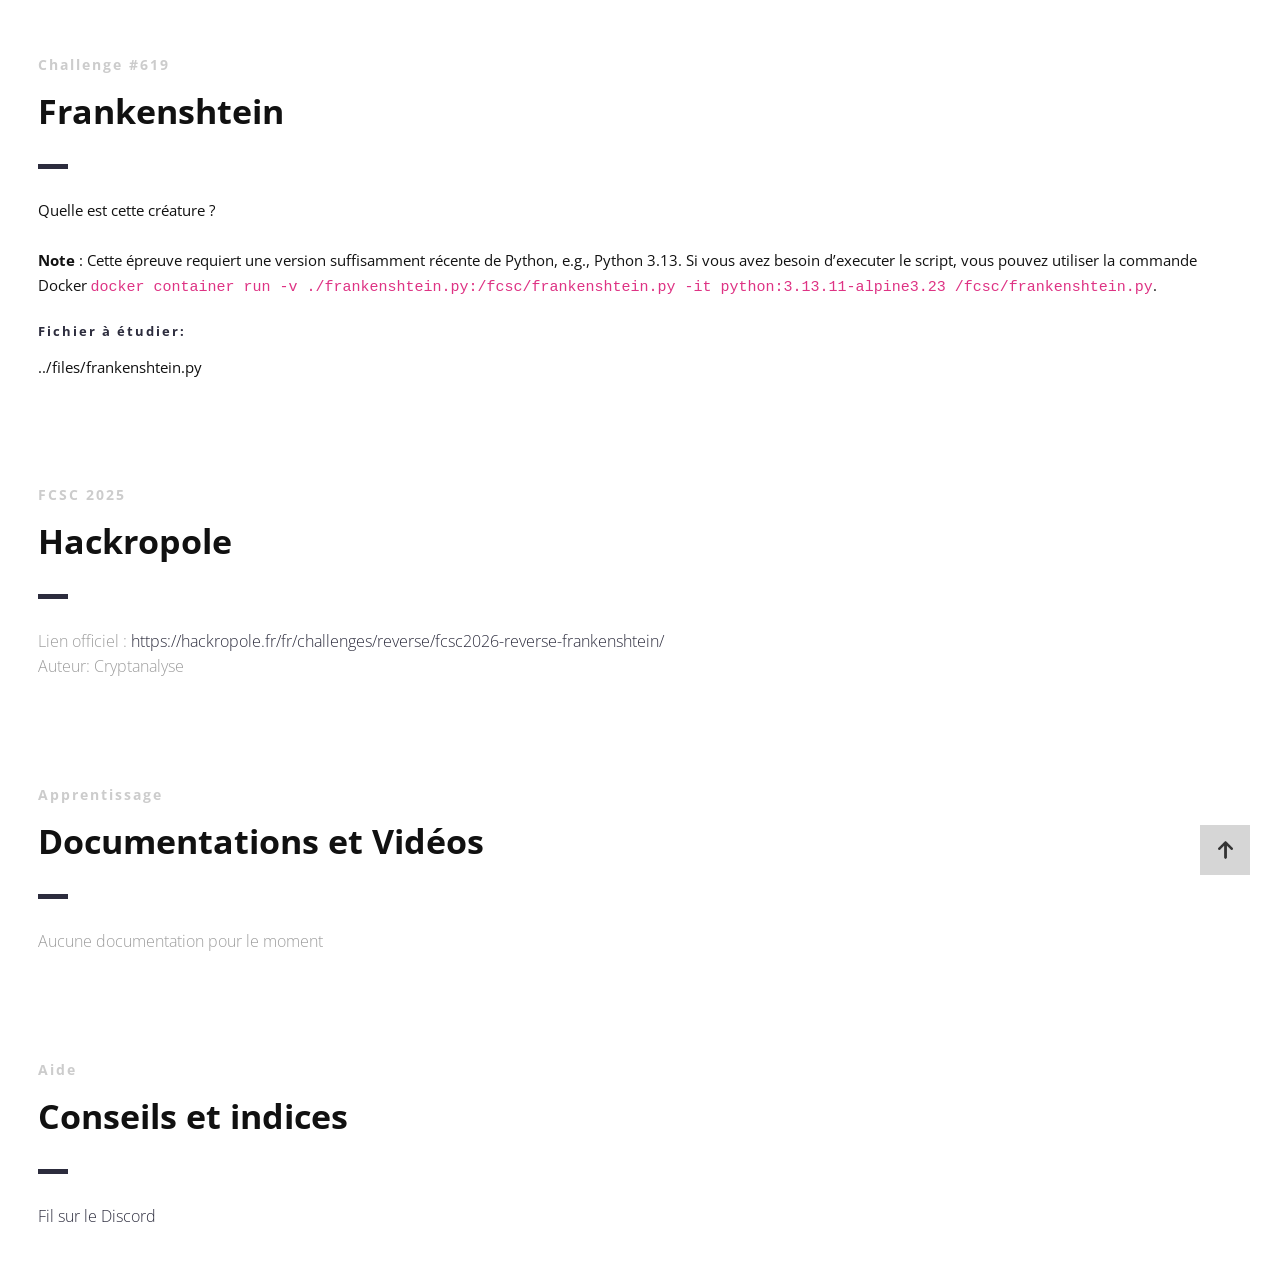
<file: presentation/index.html>
<!DOCTYPE html>
<html>

<head lang="fr">
    <meta charset="UTF-8">
    <!--Page Title-->
    <title>Hack-Oeil - Les CTFs de Cyrhades</title>
    <!--Meta Keywords and Description-->
    <meta name="keywords" content="">
    <meta name="description" content="">
    <meta name="viewport" content="width=device-width, initial-scale=1.0, user-scalable=no" />
    <link rel="shortcut icon" href="./assets/images/favicon.ico" title="Favicon" />
    <link rel="stylesheet" href="./assets/css/style.css">
    <link href='https://fonts.googleapis.com/css?family=Open+Sans:400,300,600,700,800' rel='stylesheet' type='text/css'>
    <script src="./assets/js/highlight.min.js"></script>
    <script>
        document.addEventListener('DOMContentLoaded', () => {
            // Vérifie si la fenêtre est dans une iframe
            if (window.self !== window.top) {
                document.querySelectorAll('a').forEach((link) => {
                    link.addEventListener('click', (event) => {
                        const a = event.target.closest('a[href^="http"]');
                        if (a) {
                            event.preventDefault();
                            window.parent.postMessage({
                                type: "open-external",
                                url: a.href
                            }, "*");
                        }
                    });
                });
            }
            // Active la coloration syntaxique :
            if (window.hljs) {
                hljs.highlightAll();
            } else {
                console.error("Highlight.js non chargé !");
            }
        });
    </script>
</head>

<body>

    <div id="wrapper">
        <!--Main Content Area-->
        <main id="content">
            <!--Ctf-->
            <section class="ctf scrollto">
                <article class="row clearfix">
                    <div class="col-1">
                        <div class="section-heading">
                            <h3>Challenge #619</h3>
                            <h2 class="section-title">Frankenshtein</h2>
                            <p>
Quelle est cette créature ?
<br /><br />
<strong>Note</strong> : Cette épreuve requiert une version suffisamment récente de Python, e.g., Python 3.13. Si vous avez besoin d’executer le script, vous pouvez utiliser la commande Docker <code>docker container run -v ./frankenshtein.py:/fcsc/frankenshtein.py -it python:3.13.11-alpine3.23 /fcsc/frankenshtein.py</code>.
                            </p>
                            <h4>Fichier à étudier:</h4>
                            <p>../files/frankenshtein.py</p>
                        </div>
                    </div>
                </article>

                <article class="row clearfix">
                    <div class="col-1">
                        <div class="section-heading">
                            <h3>FCSC 2025</h3>
                            <h2 class="section-title">Hackropole</h2>
                            <p class="section-subtitle">
                                Lien officiel :
                                <a target="_blank" href="https://hackropole.fr/fr/challenges/reverse/fcsc2026-reverse-frankenshtein/">https://hackropole.fr/fr/challenges/reverse/fcsc2026-reverse-frankenshtein/</a>
                                <br />
                                Auteur: Cryptanalyse
                            </p>
                        </div>
                    </div>
                </article>

                <article class="row clearfix">
                    <div class="col-1">
                        <div class="section-heading">
                            <h3>Apprentissage</h3>
                            <h2 class="section-title">Documentations et Vidéos</h2>
                            <p class="section-subtitle">
                                Aucune documentation pour le moment
                            </p>
                        </div>
                    </div>
                </article>

                <article class="row clearfix">
                    <div class="col-1">
                        <div class="section-heading">
                            <h3>Aide</h3>
                            <h2 class="section-title">Conseils et indices</h2>
                            <p class="section-subtitle">
                                <a target="_blank"
                                    href="https://discord.com/channels/1175764392307077120/1175764601716092948">Fil sur
                                    le Discord</a>
                            </p>
                        </div>
                    </div>
                </article>
            </section>
            <!--End of Ctf-->
        </main>
        <!--End Main Content Area-->

        <a id="scrollUp" href="#wrapper" style="position: fixed; z-index: 1000;"
            aria-label="Remonter en haut de la page" title="Remonter en tête de site"></a>
    </div>
</body>

</html>
</file>
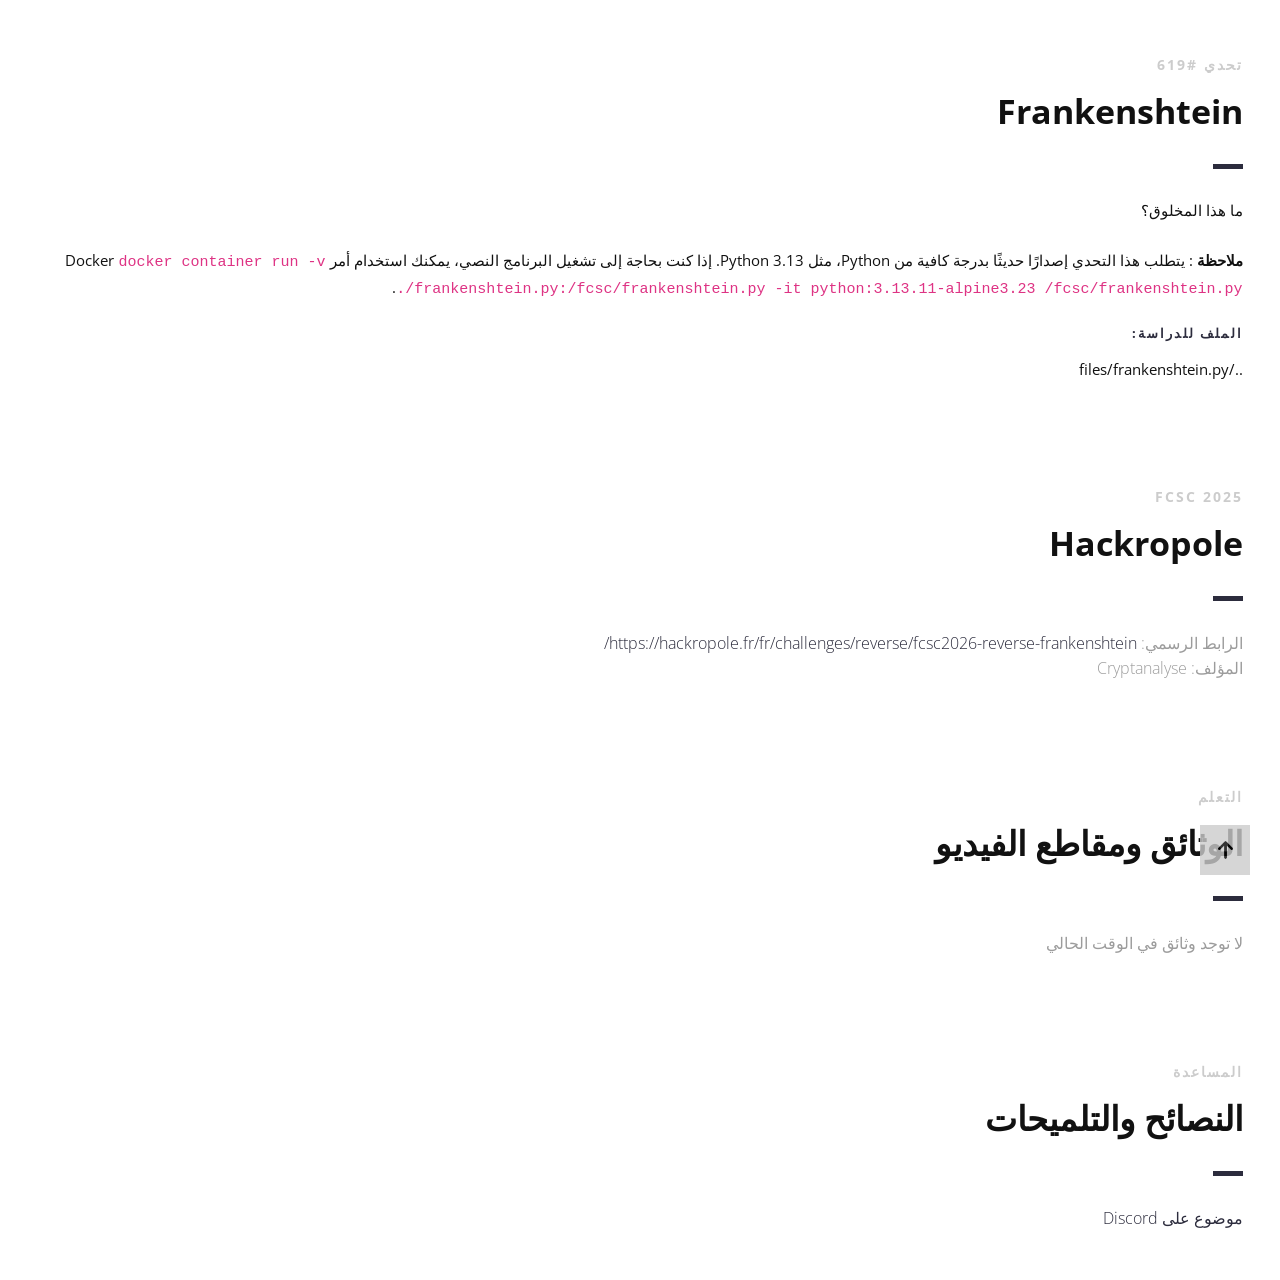
<file: presentation/index_ar.html>
<!DOCTYPE html>
<html lang="ar" dir="rtl">

<head>
    <meta charset="UTF-8">
    <!--Page Title-->
    <title>Hack-Oeil - تحديات Cyrhades CTF</title>
    <!--Meta Keywords and Description-->
    <meta name="keywords" content="">
    <meta name="description" content="">
    <meta name="viewport" content="width=device-width, initial-scale=1.0, user-scalable=no" />
    <link rel="shortcut icon" href="./assets/images/favicon.ico" title="Favicon" />
    <link rel="stylesheet" href="./assets/css/style.css">
    <link href='https://fonts.googleapis.com/css?family=Open+Sans:400,300,600,700,800' rel='stylesheet' type='text/css'>
    <script src="./assets/js/highlight.min.js"></script>
    <script>
        document.addEventListener('DOMContentLoaded', () => {
            // Vérifie si la fenêtre est dans une iframe
            if (window.self !== window.top) {
                document.querySelectorAll('a').forEach((link) => {
                    link.addEventListener('click', (event) => {
                        const a = event.target.closest('a[href^="http"]');
                        if (a) {
                            event.preventDefault();
                            window.parent.postMessage({
                                type: "open-external",
                                url: a.href
                            }, "*");
                        }
                    });
                });
            }
            // Active la coloration syntaxique :
            if (window.hljs) {
                hljs.highlightAll();
            } else {
                console.error("Highlight.js non chargé !");
            }
        });
    </script>
</head>

<body>

    <div id="wrapper">
        <!--Main Content Area-->
        <main id="content">
            <!--Ctf-->
            <section class="ctf scrollto">
                <article class="row clearfix">
                    <div class="col-1">
                        <div class="section-heading">
                            <h3>تحدي #619</h3>
                            <h2 class="section-title">Frankenshtein</h2>
                            <p>
ما هذا المخلوق؟
<br /><br />
<strong>ملاحظة</strong> : يتطلب هذا التحدي إصدارًا حديثًا بدرجة كافية من Python، مثل Python 3.13. إذا كنت بحاجة إلى تشغيل البرنامج النصي، يمكنك استخدام أمر Docker <code>docker container run -v ./frankenshtein.py:/fcsc/frankenshtein.py -it python:3.13.11-alpine3.23 /fcsc/frankenshtein.py</code>.
                            </p>
                            <h4>الملف للدراسة:</h4>
                            <p>../files/frankenshtein.py</p>
                        </div>
                    </div>
                </article>

                <article class="row clearfix">
                    <div class="col-1">
                        <div class="section-heading">
                            <h3>FCSC 2025</h3>
                            <h2 class="section-title">Hackropole</h2>
                            <p class="section-subtitle">
                                الرابط الرسمي:
                                <a target="_blank" href="https://hackropole.fr/fr/challenges/reverse/fcsc2026-reverse-frankenshtein/">https://hackropole.fr/fr/challenges/reverse/fcsc2026-reverse-frankenshtein/</a>
                                <br />
                                المؤلف: Cryptanalyse
                            </p>
                        </div>
                    </div>
                </article>

                <article class="row clearfix">
                    <div class="col-1">
                        <div class="section-heading">
                            <h3>التعلم</h3>
                            <h2 class="section-title">الوثائق ومقاطع الفيديو</h2>
                            <p class="section-subtitle">
                                لا توجد وثائق في الوقت الحالي
                            </p>
                        </div>
                    </div>
                </article>

                <article class="row clearfix">
                    <div class="col-1">
                        <div class="section-heading">
                            <h3>المساعدة</h3>
                            <h2 class="section-title">النصائح والتلميحات</h2>
                            <p class="section-subtitle">
                                <a target="_blank"
                                    href="https://discord.com/channels/1175764392307077120/1175764601716092948">موضوع على
                                    Discord</a>
                            </p>
                        </div>
                    </div>
                </article>
            </section>
            <!--End of Ctf-->
        </main>
        <!--End Main Content Area-->

        <a id="scrollUp" href="#wrapper" style="position: fixed; z-index: 1000;"
            aria-label="الرجوع إلى أعلى الصفحة" title="الرجوع إلى أعلى الصفحة"></a>
    </div>
</body>

</html>
</file>
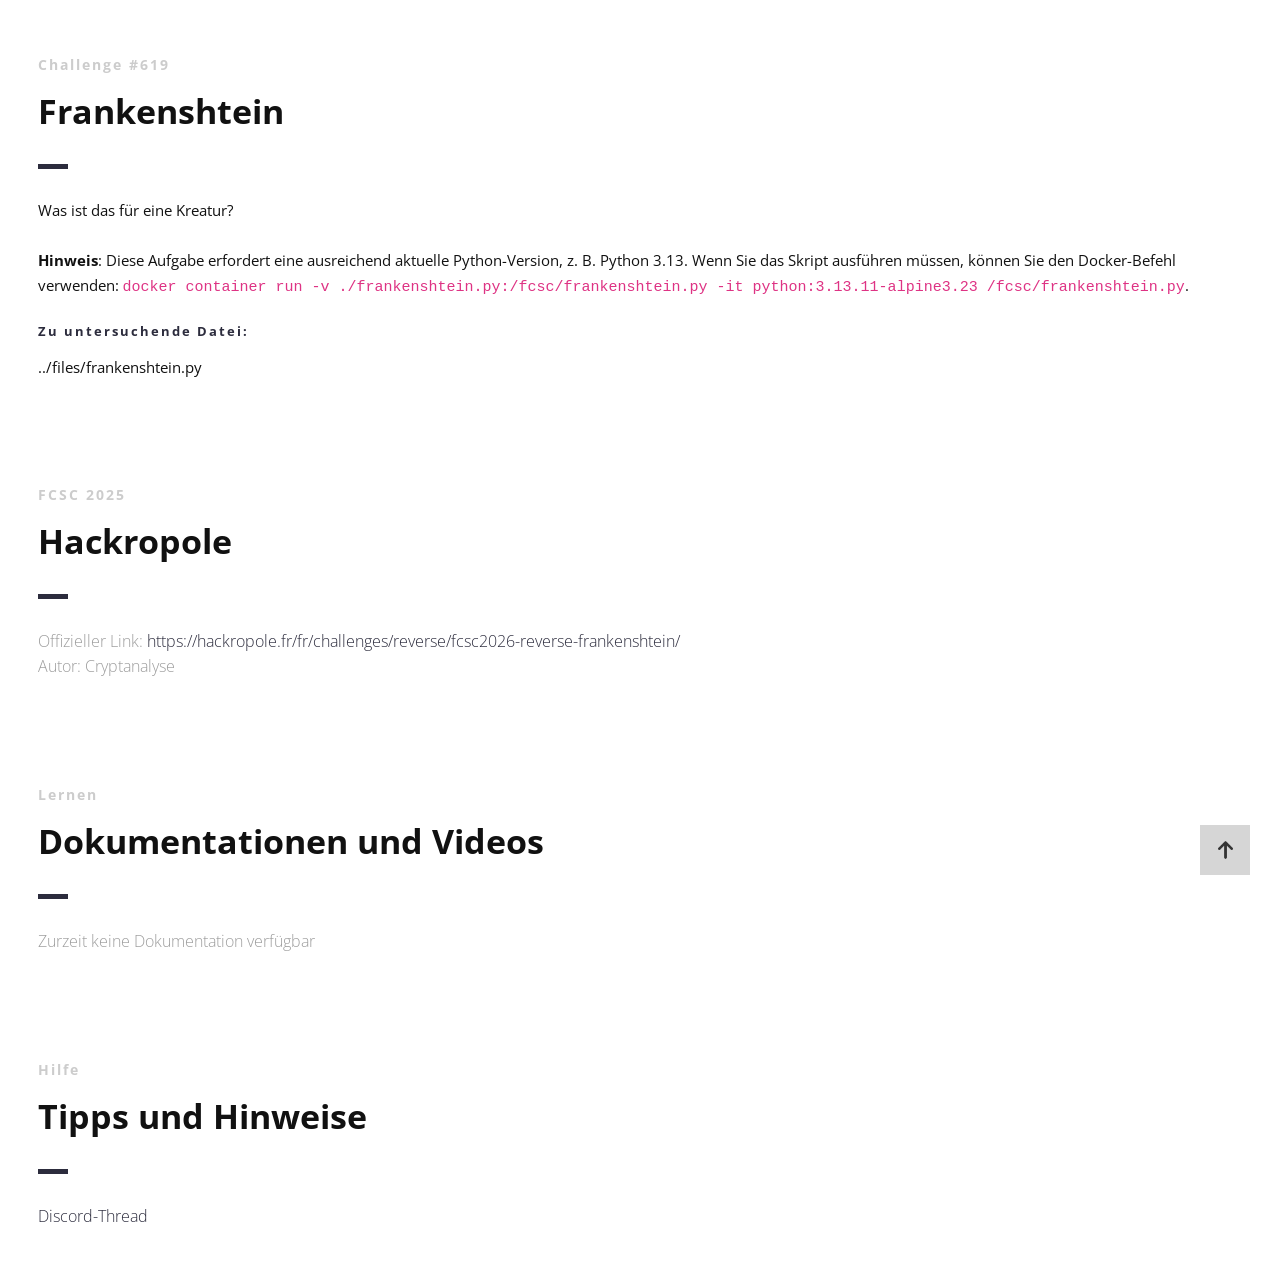
<file: presentation/index_de.html>
<!DOCTYPE html>
<html lang="de">

<head>
    <meta charset="UTF-8">
    <!--Page Title-->
    <title>Hack-Oeil - Cyrhades CTFs</title>
    <!--Meta Keywords and Description-->
    <meta name="keywords" content="">
    <meta name="description" content="">
    <meta name="viewport" content="width=device-width, initial-scale=1.0, user-scalable=no" />
    <link rel="shortcut icon" href="./assets/images/favicon.ico" title="Favicon" />
    <link rel="stylesheet" href="./assets/css/style.css">
    <link href='https://fonts.googleapis.com/css?family=Open+Sans:400,300,600,700,800' rel='stylesheet' type='text/css'>
    <script src="./assets/js/highlight.min.js"></script>
    <script>
        document.addEventListener('DOMContentLoaded', () => {
            // Vérifie si la fenêtre est dans une iframe
            if (window.self !== window.top) {
                document.querySelectorAll('a').forEach((link) => {
                    link.addEventListener('click', (event) => {
                        const a = event.target.closest('a[href^="http"]');
                        if (a) {
                            event.preventDefault();
                            window.parent.postMessage({
                                type: "open-external",
                                url: a.href
                            }, "*");
                        }
                    });
                });
            }
            // Active la coloration syntaxique :
            if (window.hljs) {
                hljs.highlightAll();
            } else {
                console.error("Highlight.js non chargé !");
            }
        });
    </script>
</head>

<body>

    <div id="wrapper">
        <!--Main Content Area-->
        <main id="content">
            <!--Ctf-->
            <section class="ctf scrollto">
                <article class="row clearfix">
                    <div class="col-1">
                        <div class="section-heading">
                            <h3>Challenge #619</h3>
                            <h2 class="section-title">Frankenshtein</h2>
                            <p>
Was ist das für eine Kreatur?
<br /><br />
<strong>Hinweis</strong>: Diese Aufgabe erfordert eine ausreichend aktuelle Python-Version, z. B. Python 3.13. Wenn Sie das Skript ausführen müssen, können Sie den Docker-Befehl verwenden: <code>docker container run -v ./frankenshtein.py:/fcsc/frankenshtein.py -it python:3.13.11-alpine3.23 /fcsc/frankenshtein.py</code>.
                            </p>
                            <h4>Zu untersuchende Datei:</h4>
                            <p>../files/frankenshtein.py</p>
                        </div>
                    </div>
                </article>

                <article class="row clearfix">
                    <div class="col-1">
                        <div class="section-heading">
                            <h3>FCSC 2025</h3>
                            <h2 class="section-title">Hackropole</h2>
                            <p class="section-subtitle">
                                Offizieller Link:
                                <a target="_blank" href="https://hackropole.fr/fr/challenges/reverse/fcsc2026-reverse-frankenshtein/">https://hackropole.fr/fr/challenges/reverse/fcsc2026-reverse-frankenshtein/</a>
                                <br />
                                Autor: Cryptanalyse
                            </p>
                        </div>
                    </div>
                </article>

                <article class="row clearfix">
                    <div class="col-1">
                        <div class="section-heading">
                            <h3>Lernen</h3>
                            <h2 class="section-title">Dokumentationen und Videos</h2>
                            <p class="section-subtitle">
                                Zurzeit keine Dokumentation verfügbar
                            </p>
                        </div>
                    </div>
                </article>

                <article class="row clearfix">
                    <div class="col-1">
                        <div class="section-heading">
                            <h3>Hilfe</h3>
                            <h2 class="section-title">Tipps und Hinweise</h2>
                            <p class="section-subtitle">
                                <a target="_blank"
                                    href="https://discord.com/channels/1175764392307077120/1175764601716092948">Discord-Thread</a>
                            </p>
                        </div>
                    </div>
                </article>
            </section>
            <!--End of Ctf-->
        </main>
        <!--End Main Content Area-->

        <a id="scrollUp" href="#wrapper" style="position: fixed; z-index: 1000;"
            aria-label="Nach oben scrollen" title="Nach oben scrollen"></a>
    </div>
</body>

</html>
</file>
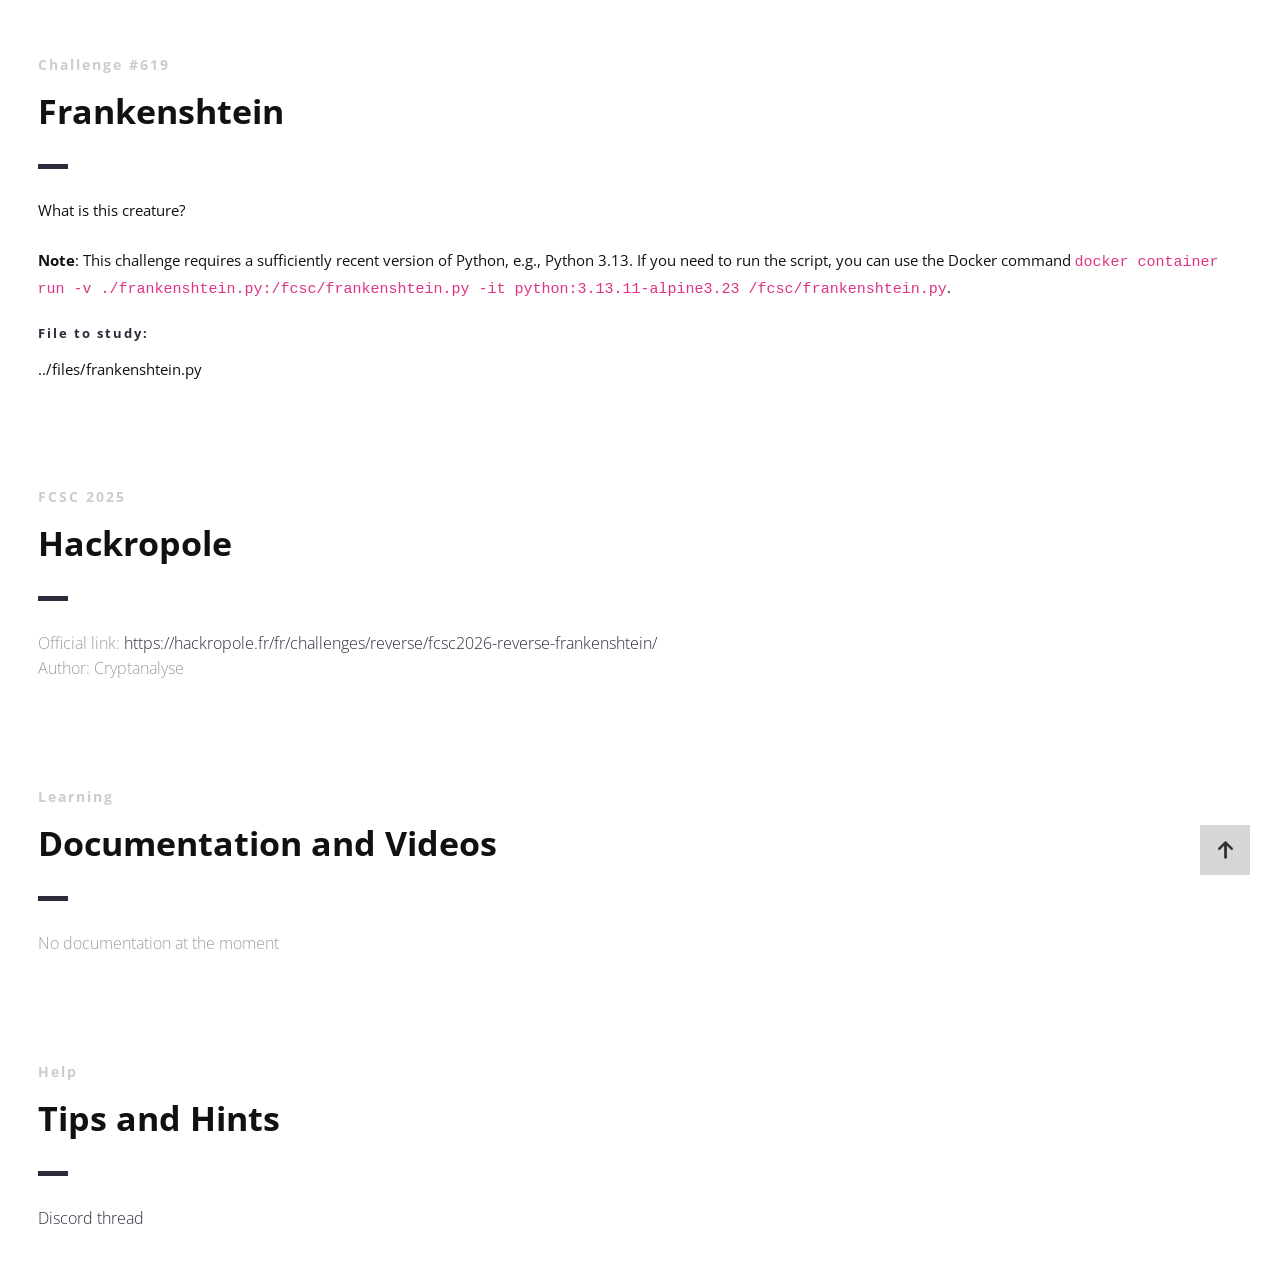
<file: presentation/index_en.html>
<!DOCTYPE html>
<html lang="en">

<head>
    <meta charset="UTF-8">
    <!--Page Title-->
    <title>Hack-Oeil - Cyrhades CTF</title>
    <!--Meta Keywords and Description-->
    <meta name="keywords" content="">
    <meta name="description" content="">
    <meta name="viewport" content="width=device-width, initial-scale=1.0, user-scalable=no" />
    <link rel="shortcut icon" href="./assets/images/favicon.ico" title="Favicon" />
    <link rel="stylesheet" href="./assets/css/style.css">
    <link href='https://fonts.googleapis.com/css?family=Open+Sans:400,300,600,700,800' rel='stylesheet' type='text/css'>
    <script src="./assets/js/highlight.min.js"></script>
    <script>
        document.addEventListener('DOMContentLoaded', () => {
            // Vérifie si la fenêtre est dans une iframe
            if (window.self !== window.top) {
                document.querySelectorAll('a').forEach((link) => {
                    link.addEventListener('click', (event) => {
                        const a = event.target.closest('a[href^="http"]');
                        if (a) {
                            event.preventDefault();
                            window.parent.postMessage({
                                type: "open-external",
                                url: a.href
                            }, "*");
                        }
                    });
                });
            }
            // Active la coloration syntaxique :
            if (window.hljs) {
                hljs.highlightAll();
            } else {
                console.error("Highlight.js non chargé !");
            }
        });
    </script>
</head>

<body>

    <div id="wrapper">
        <!--Main Content Area-->
        <main id="content">
            <!--Ctf-->
            <section class="ctf scrollto">
                <article class="row clearfix">
                    <div class="col-1">
                        <div class="section-heading">
                            <h3>Challenge #619</h3>
                            <h2 class="section-title">Frankenshtein</h2>
                            <p>
What is this creature?
<br /><br />
<strong>Note</strong>: This challenge requires a sufficiently recent version of Python, e.g., Python 3.13. If you need to run the script, you can use the Docker command <code>docker container run -v ./frankenshtein.py:/fcsc/frankenshtein.py -it python:3.13.11-alpine3.23 /fcsc/frankenshtein.py</code>.
                            </p>
                            <h4>File to study:</h4>
                            <p>../files/frankenshtein.py</p>
                        </div>
                    </div>
                </article>

                <article class="row clearfix">
                    <div class="col-1">
                        <div class="section-heading">
                            <h3>FCSC 2025</h3>
                            <h2 class="section-title">Hackropole</h2>
                            <p class="section-subtitle">
                                Official link:
                                <a target="_blank" href="https://hackropole.fr/fr/challenges/reverse/fcsc2026-reverse-frankenshtein/">https://hackropole.fr/fr/challenges/reverse/fcsc2026-reverse-frankenshtein/</a>
                                <br />
                                Author: Cryptanalyse
                            </p>
                        </div>
                    </div>
                </article>

                <article class="row clearfix">
                    <div class="col-1">
                        <div class="section-heading">
                            <h3>Learning</h3>
                            <h2 class="section-title">Documentation and Videos</h2>
                            <p class="section-subtitle">
                                No documentation at the moment
                            </p>
                        </div>
                    </div>
                </article>

                <article class="row clearfix">
                    <div class="col-1">
                        <div class="section-heading">
                            <h3>Help</h3>
                            <h2 class="section-title">Tips and Hints</h2>
                            <p class="section-subtitle">
                                <a target="_blank"
                                    href="https://discord.com/channels/1175764392307077120/1175764601716092948">Discord
                                    thread</a>
                            </p>
                        </div>
                    </div>
                </article>
            </section>
            <!--End of Ctf-->
        </main>
        <!--End Main Content Area-->

        <a id="scrollUp" href="#wrapper" style="position: fixed; z-index: 1000;"
            aria-label="Scroll to top" title="Scroll to top"></a>
    </div>
</body>

</html>
</file>
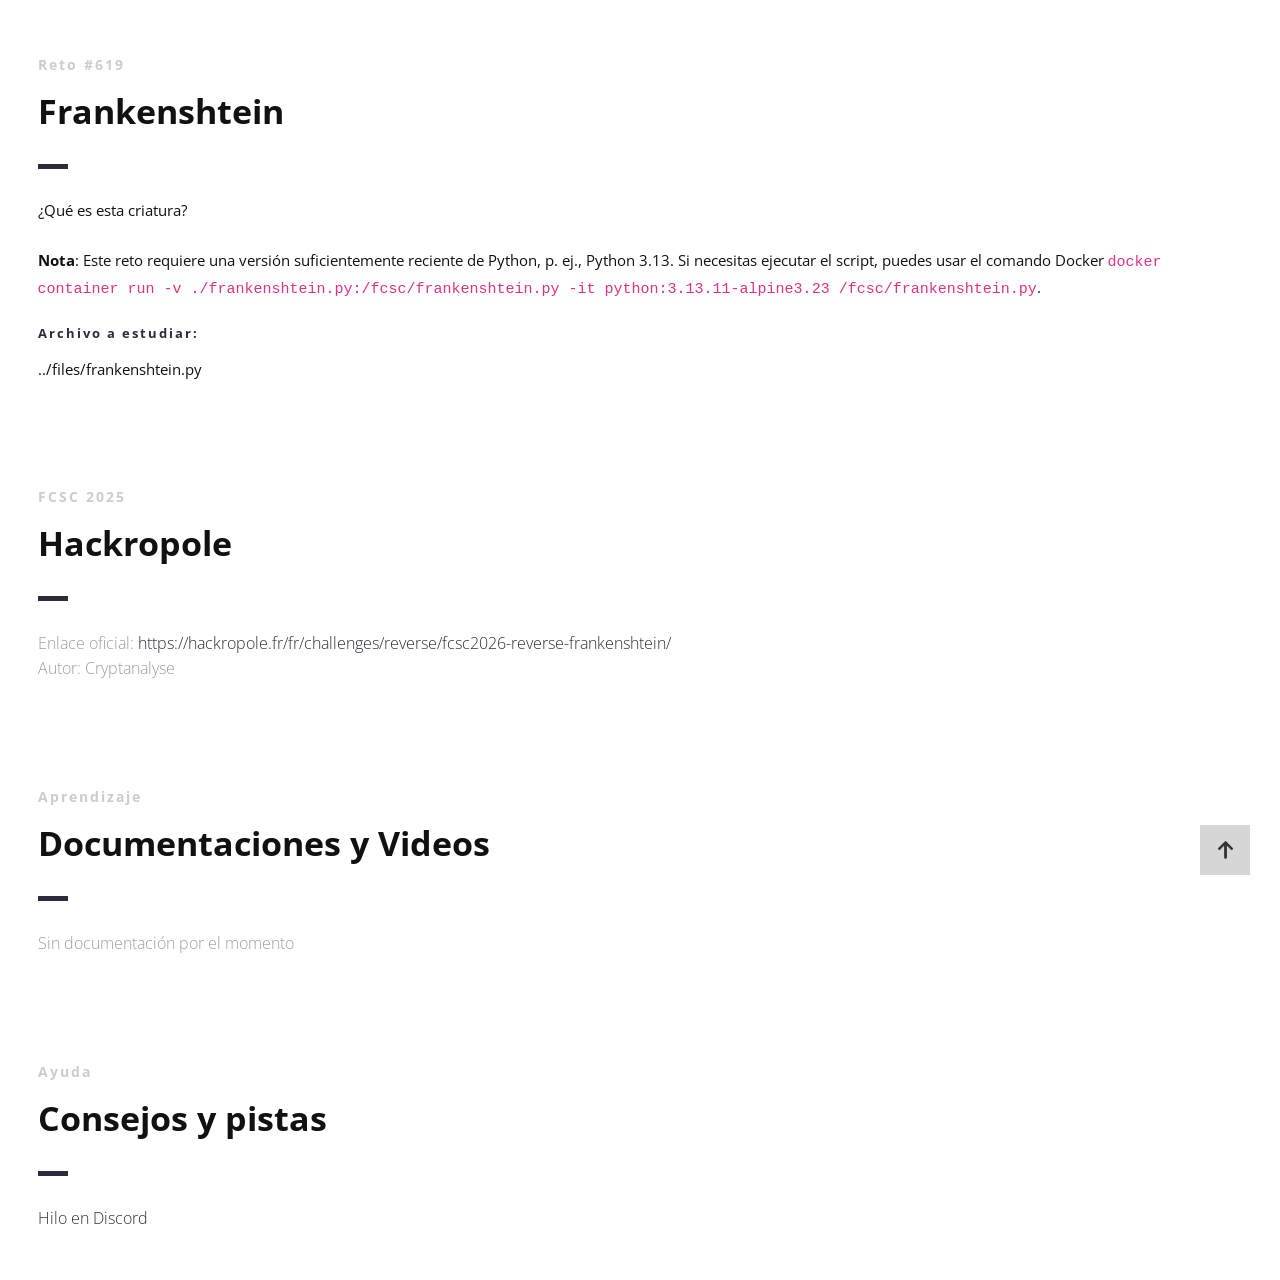
<file: presentation/index_es.html>
<!DOCTYPE html>
<html lang="es">

<head>
    <meta charset="UTF-8">
    <!--Page Title-->
    <title>Hack-Oeil - Los CTFs de Cyrhades</title>
    <!--Meta Keywords and Description-->
    <meta name="keywords" content="">
    <meta name="description" content="">
    <meta name="viewport" content="width=device-width, initial-scale=1.0, user-scalable=no" />
    <link rel="shortcut icon" href="./assets/images/favicon.ico" title="Favicon" />
    <link rel="stylesheet" href="./assets/css/style.css">
    <link href='https://fonts.googleapis.com/css?family=Open+Sans:400,300,600,700,800' rel='stylesheet' type='text/css'>
    <script src="./assets/js/highlight.min.js"></script>
    <script>
        document.addEventListener('DOMContentLoaded', () => {
            // Vérifie si la fenêtre est dans une iframe
            if (window.self !== window.top) {
                document.querySelectorAll('a').forEach((link) => {
                    link.addEventListener('click', (event) => {
                        const a = event.target.closest('a[href^="http"]');
                        if (a) {
                            event.preventDefault();
                            window.parent.postMessage({
                                type: "open-external",
                                url: a.href
                            }, "*");
                        }
                    });
                });
            }
            // Active la coloration syntaxique :
            if (window.hljs) {
                hljs.highlightAll();
            } else {
                console.error("Highlight.js non chargé !");
            }
        });
    </script>
</head>

<body>

    <div id="wrapper">
        <!--Main Content Area-->
        <main id="content">
            <!--Ctf-->
            <section class="ctf scrollto">
                <article class="row clearfix">
                    <div class="col-1">
                        <div class="section-heading">
                            <h3>Reto #619</h3>
                            <h2 class="section-title">Frankenshtein</h2>
                            <p>
¿Qué es esta criatura?
<br /><br />
<strong>Nota</strong>: Este reto requiere una versión suficientemente reciente de Python, p. ej., Python 3.13. Si necesitas ejecutar el script, puedes usar el comando Docker <code>docker container run -v ./frankenshtein.py:/fcsc/frankenshtein.py -it python:3.13.11-alpine3.23 /fcsc/frankenshtein.py</code>.
                            </p>
                            <h4>Archivo a estudiar:</h4>
                            <p>../files/frankenshtein.py</p>
                        </div>
                    </div>
                </article>

                <article class="row clearfix">
                    <div class="col-1">
                        <div class="section-heading">
                            <h3>FCSC 2025</h3>
                            <h2 class="section-title">Hackropole</h2>
                            <p class="section-subtitle">
                                Enlace oficial:
                                <a target="_blank" href="https://hackropole.fr/fr/challenges/reverse/fcsc2026-reverse-frankenshtein/">https://hackropole.fr/fr/challenges/reverse/fcsc2026-reverse-frankenshtein/</a>
                                <br />
                                Autor: Cryptanalyse
                            </p>
                        </div>
                    </div>
                </article>

                <article class="row clearfix">
                    <div class="col-1">
                        <div class="section-heading">
                            <h3>Aprendizaje</h3>
                            <h2 class="section-title">Documentaciones y Videos</h2>
                            <p class="section-subtitle">
                                Sin documentación por el momento
                            </p>
                        </div>
                    </div>
                </article>

                <article class="row clearfix">
                    <div class="col-1">
                        <div class="section-heading">
                            <h3>Ayuda</h3>
                            <h2 class="section-title">Consejos y pistas</h2>
                            <p class="section-subtitle">
                                <a target="_blank"
                                    href="https://discord.com/channels/1175764392307077120/1175764601716092948">Hilo en
                                    Discord</a>
                            </p>
                        </div>
                    </div>
                </article>
            </section>
            <!--End of Ctf-->
        </main>
        <!--End Main Content Area-->

        <a id="scrollUp" href="#wrapper" style="position: fixed; z-index: 1000;"
            aria-label="Volver arriba" title="Volver arriba"></a>
    </div>
</body>

</html>
</file>
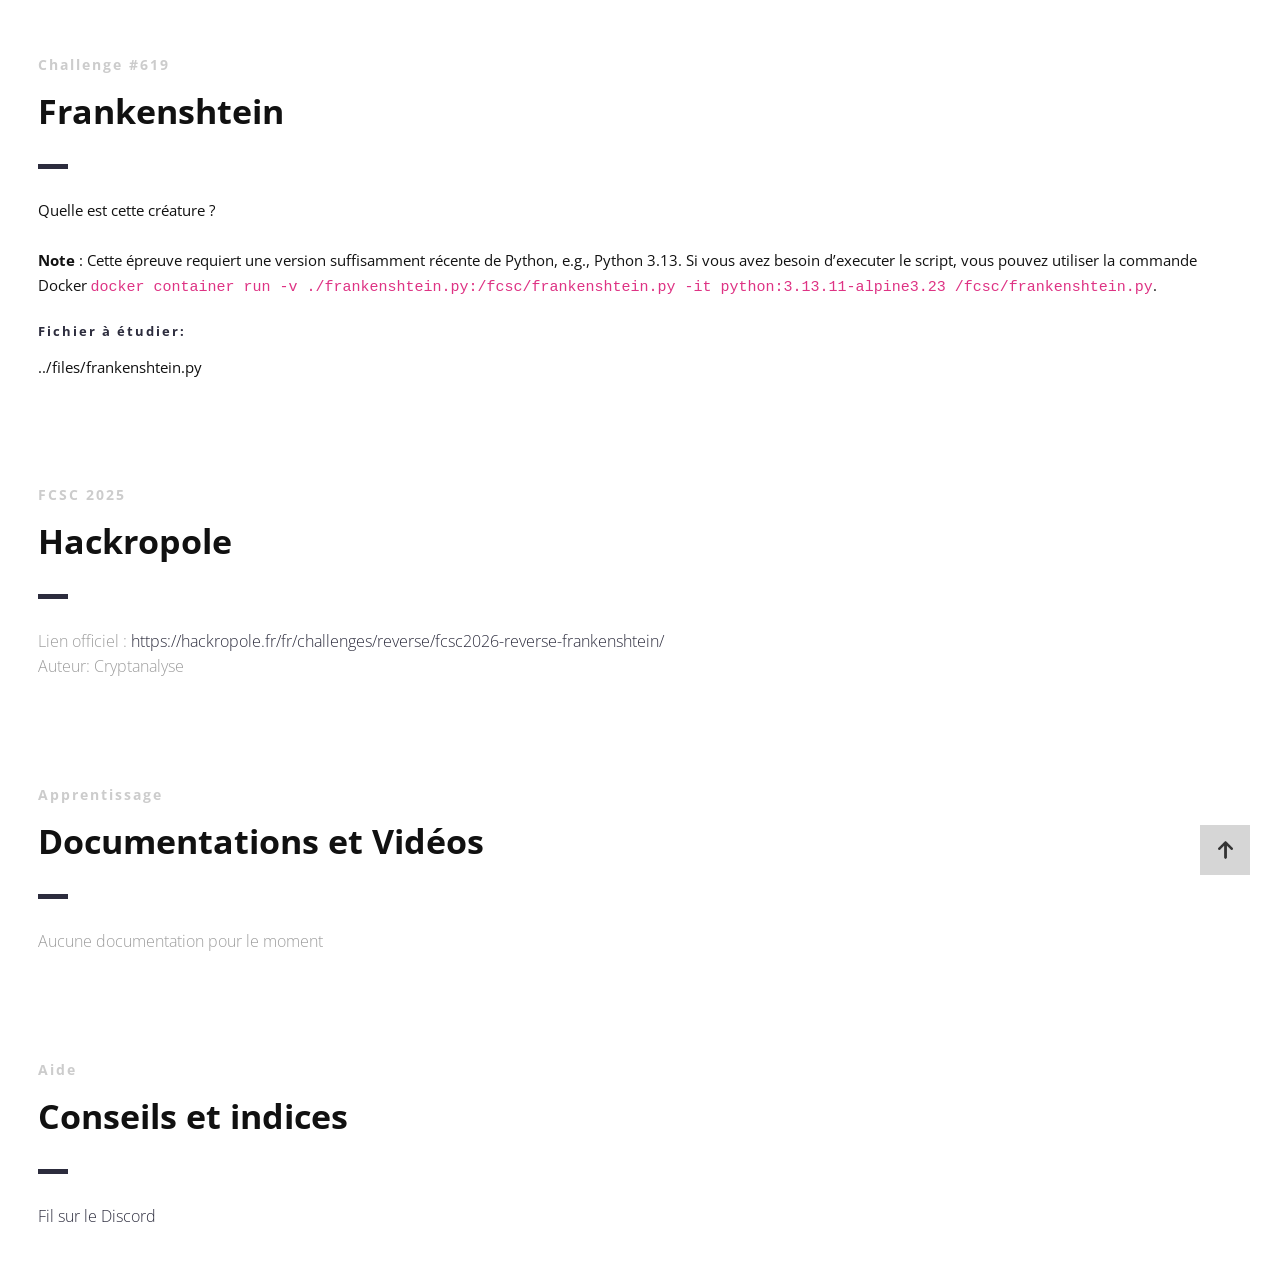
<file: presentation/index_fr.html>
<!DOCTYPE html>
<html lang="fr">

<head>
    <meta charset="UTF-8">
    <!--Page Title-->
    <title>Hack-Oeil - Les CTFs de Cyrhades</title>
    <!--Meta Keywords and Description-->
    <meta name="keywords" content="">
    <meta name="description" content="">
    <meta name="viewport" content="width=device-width, initial-scale=1.0, user-scalable=no" />
    <link rel="shortcut icon" href="./assets/images/favicon.ico" title="Favicon" />
    <link rel="stylesheet" href="./assets/css/style.css">
    <link href='https://fonts.googleapis.com/css?family=Open+Sans:400,300,600,700,800' rel='stylesheet' type='text/css'>
    <script src="./assets/js/highlight.min.js"></script>
    <script>
        document.addEventListener('DOMContentLoaded', () => {
            // Vérifie si la fenêtre est dans une iframe
            if (window.self !== window.top) {
                document.querySelectorAll('a').forEach((link) => {
                    link.addEventListener('click', (event) => {
                        const a = event.target.closest('a[href^="http"]');
                        if (a) {
                            event.preventDefault();
                            window.parent.postMessage({
                                type: "open-external",
                                url: a.href
                            }, "*");
                        }
                    });
                });
            }
            // Active la coloration syntaxique :
            if (window.hljs) {
                hljs.highlightAll();
            } else {
                console.error("Highlight.js non chargé !");
            }
        });
    </script>
</head>

<body>

    <div id="wrapper">
        <!--Main Content Area-->
        <main id="content">
            <!--Ctf-->
            <section class="ctf scrollto">
                <article class="row clearfix">
                    <div class="col-1">
                        <div class="section-heading">
                            <h3>Challenge #619</h3>
                            <h2 class="section-title">Frankenshtein</h2>
                            <p>
Quelle est cette créature ?
<br /><br />
<strong>Note</strong> : Cette épreuve requiert une version suffisamment récente de Python, e.g., Python 3.13. Si vous avez besoin d’executer le script, vous pouvez utiliser la commande Docker <code>docker container run -v ./frankenshtein.py:/fcsc/frankenshtein.py -it python:3.13.11-alpine3.23 /fcsc/frankenshtein.py</code>.
                            </p>
                            <h4>Fichier à étudier:</h4>
                            <p>../files/frankenshtein.py</p>
                        </div>
                    </div>
                </article>

                <article class="row clearfix">
                    <div class="col-1">
                        <div class="section-heading">
                            <h3>FCSC 2025</h3>
                            <h2 class="section-title">Hackropole</h2>
                            <p class="section-subtitle">
                                Lien officiel :
                                <a target="_blank" href="https://hackropole.fr/fr/challenges/reverse/fcsc2026-reverse-frankenshtein/">https://hackropole.fr/fr/challenges/reverse/fcsc2026-reverse-frankenshtein/</a>
                                <br />
                                Auteur: Cryptanalyse
                            </p>
                        </div>
                    </div>
                </article>

                <article class="row clearfix">
                    <div class="col-1">
                        <div class="section-heading">
                            <h3>Apprentissage</h3>
                            <h2 class="section-title">Documentations et Vidéos</h2>
                            <p class="section-subtitle">
                                Aucune documentation pour le moment
                            </p>
                        </div>
                    </div>
                </article>

                <article class="row clearfix">
                    <div class="col-1">
                        <div class="section-heading">
                            <h3>Aide</h3>
                            <h2 class="section-title">Conseils et indices</h2>
                            <p class="section-subtitle">
                                <a target="_blank"
                                    href="https://discord.com/channels/1175764392307077120/1175764601716092948">Fil sur
                                    le Discord</a>
                            </p>
                        </div>
                    </div>
                </article>
            </section>
            <!--End of Ctf-->
        </main>
        <!--End Main Content Area-->

        <a id="scrollUp" href="#wrapper" style="position: fixed; z-index: 1000;"
            aria-label="Remonter en haut de la page" title="Remonter en tête de site"></a>
    </div>
</body>

</html>
</file>
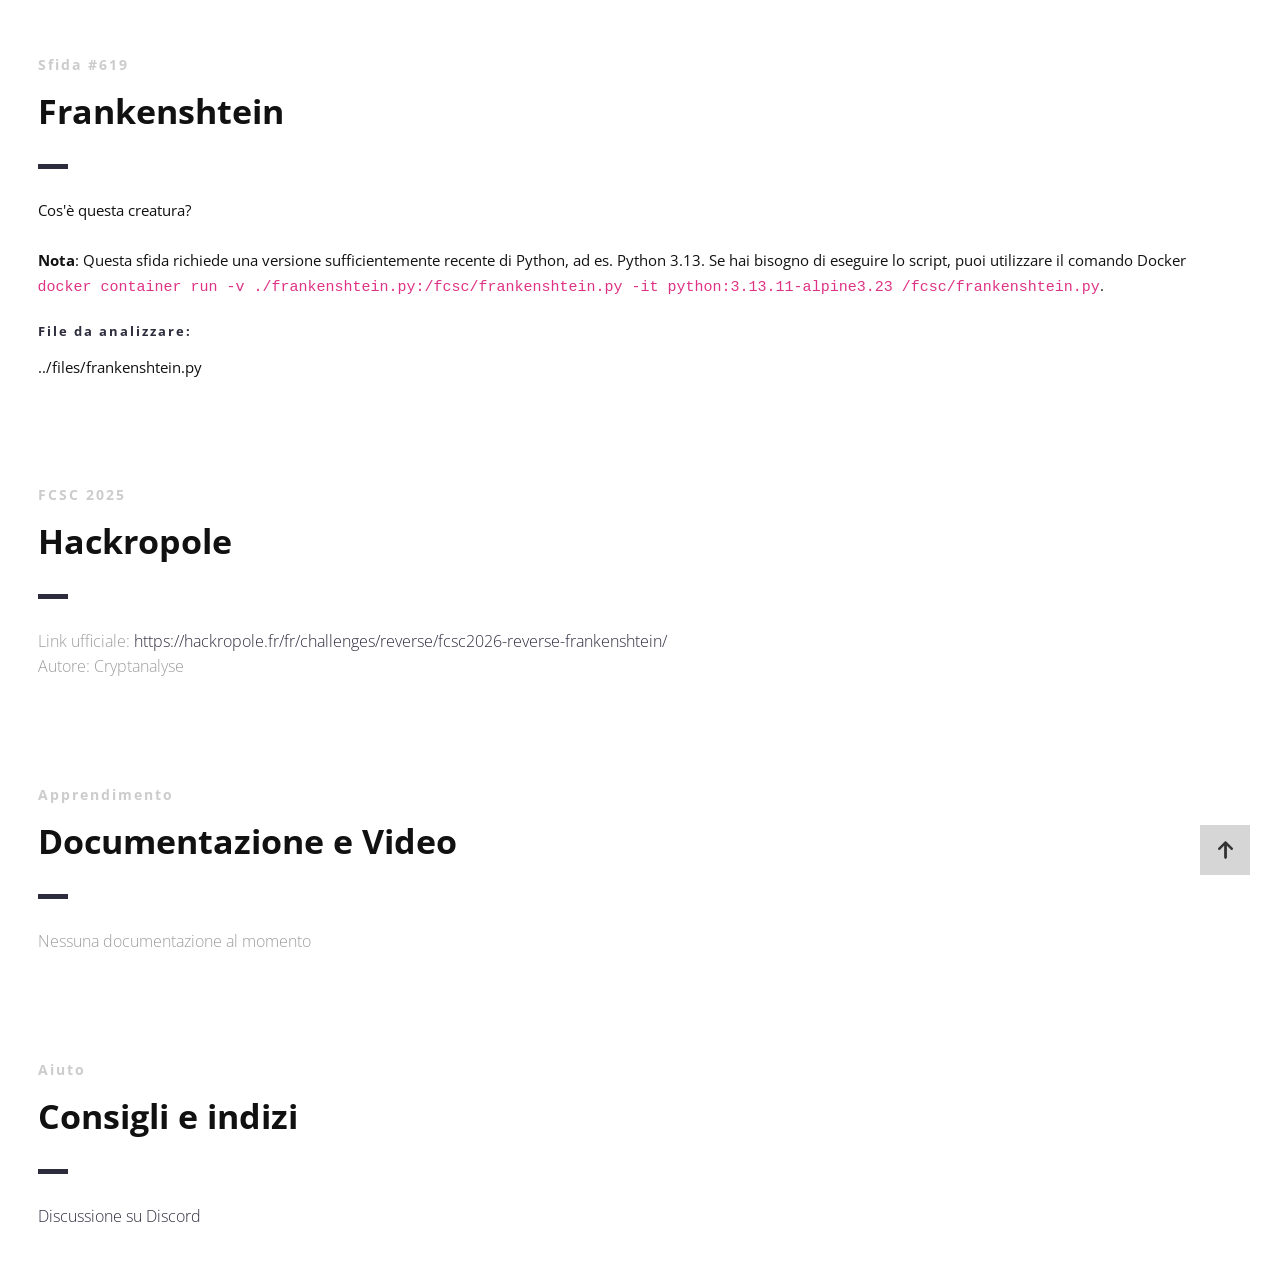
<file: presentation/index_it.html>
<!DOCTYPE html>
<html lang="it">

<head>
    <meta charset="UTF-8">
    <!--Page Title-->
    <title>Hack-Oeil - I CTF di Cyrhades</title>
    <!--Meta Keywords and Description-->
    <meta name="keywords" content="">
    <meta name="description" content="">
    <meta name="viewport" content="width=device-width, initial-scale=1.0, user-scalable=no" />
    <link rel="shortcut icon" href="./assets/images/favicon.ico" title="Favicon" />
    <link rel="stylesheet" href="./assets/css/style.css">
    <link href='https://fonts.googleapis.com/css?family=Open+Sans:400,300,600,700,800' rel='stylesheet' type='text/css'>
    <script src="./assets/js/highlight.min.js"></script>
    <script>
        document.addEventListener('DOMContentLoaded', () => {
            // Vérifie si la fenêtre est dans une iframe
            if (window.self !== window.top) {
                document.querySelectorAll('a').forEach((link) => {
                    link.addEventListener('click', (event) => {
                        const a = event.target.closest('a[href^="http"]');
                        if (a) {
                            event.preventDefault();
                            window.parent.postMessage({
                                type: "open-external",
                                url: a.href
                            }, "*");
                        }
                    });
                });
            }
            // Active la coloration syntaxique :
            if (window.hljs) {
                hljs.highlightAll();
            } else {
                console.error("Highlight.js non chargé !");
            }
        });
    </script>
</head>

<body>

    <div id="wrapper">
        <!--Main Content Area-->
        <main id="content">
            <!--Ctf-->
            <section class="ctf scrollto">
                <article class="row clearfix">
                    <div class="col-1">
                        <div class="section-heading">
                            <h3>Sfida #619</h3>
                            <h2 class="section-title">Frankenshtein</h2>
                            <p>
Cos'è questa creatura?
<br /><br />
<strong>Nota</strong>: Questa sfida richiede una versione sufficientemente recente di Python, ad es. Python 3.13. Se hai bisogno di eseguire lo script, puoi utilizzare il comando Docker <code>docker container run -v ./frankenshtein.py:/fcsc/frankenshtein.py -it python:3.13.11-alpine3.23 /fcsc/frankenshtein.py</code>.
                            </p>
                            <h4>File da analizzare:</h4>
                            <p>../files/frankenshtein.py</p>
                        </div>
                    </div>
                </article>

                <article class="row clearfix">
                    <div class="col-1">
                        <div class="section-heading">
                            <h3>FCSC 2025</h3>
                            <h2 class="section-title">Hackropole</h2>
                            <p class="section-subtitle">
                                Link ufficiale:
                                <a target="_blank" href="https://hackropole.fr/fr/challenges/reverse/fcsc2026-reverse-frankenshtein/">https://hackropole.fr/fr/challenges/reverse/fcsc2026-reverse-frankenshtein/</a>
                                <br />
                                Autore: Cryptanalyse
                            </p>
                        </div>
                    </div>
                </article>

                <article class="row clearfix">
                    <div class="col-1">
                        <div class="section-heading">
                            <h3>Apprendimento</h3>
                            <h2 class="section-title">Documentazione e Video</h2>
                            <p class="section-subtitle">
                                Nessuna documentazione al momento
                            </p>
                        </div>
                    </div>
                </article>

                <article class="row clearfix">
                    <div class="col-1">
                        <div class="section-heading">
                            <h3>Aiuto</h3>
                            <h2 class="section-title">Consigli e indizi</h2>
                            <p class="section-subtitle">
                                <a target="_blank"
                                    href="https://discord.com/channels/1175764392307077120/1175764601716092948">Discussione
                                    su Discord</a>
                            </p>
                        </div>
                    </div>
                </article>
            </section>
            <!--End of Ctf-->
        </main>
        <!--End Main Content Area-->

        <a id="scrollUp" href="#wrapper" style="position: fixed; z-index: 1000;"
            aria-label="Torna all'inizio della pagina" title="Torna all'inizio della pagina"></a>
    </div>
</body>

</html>
</file>
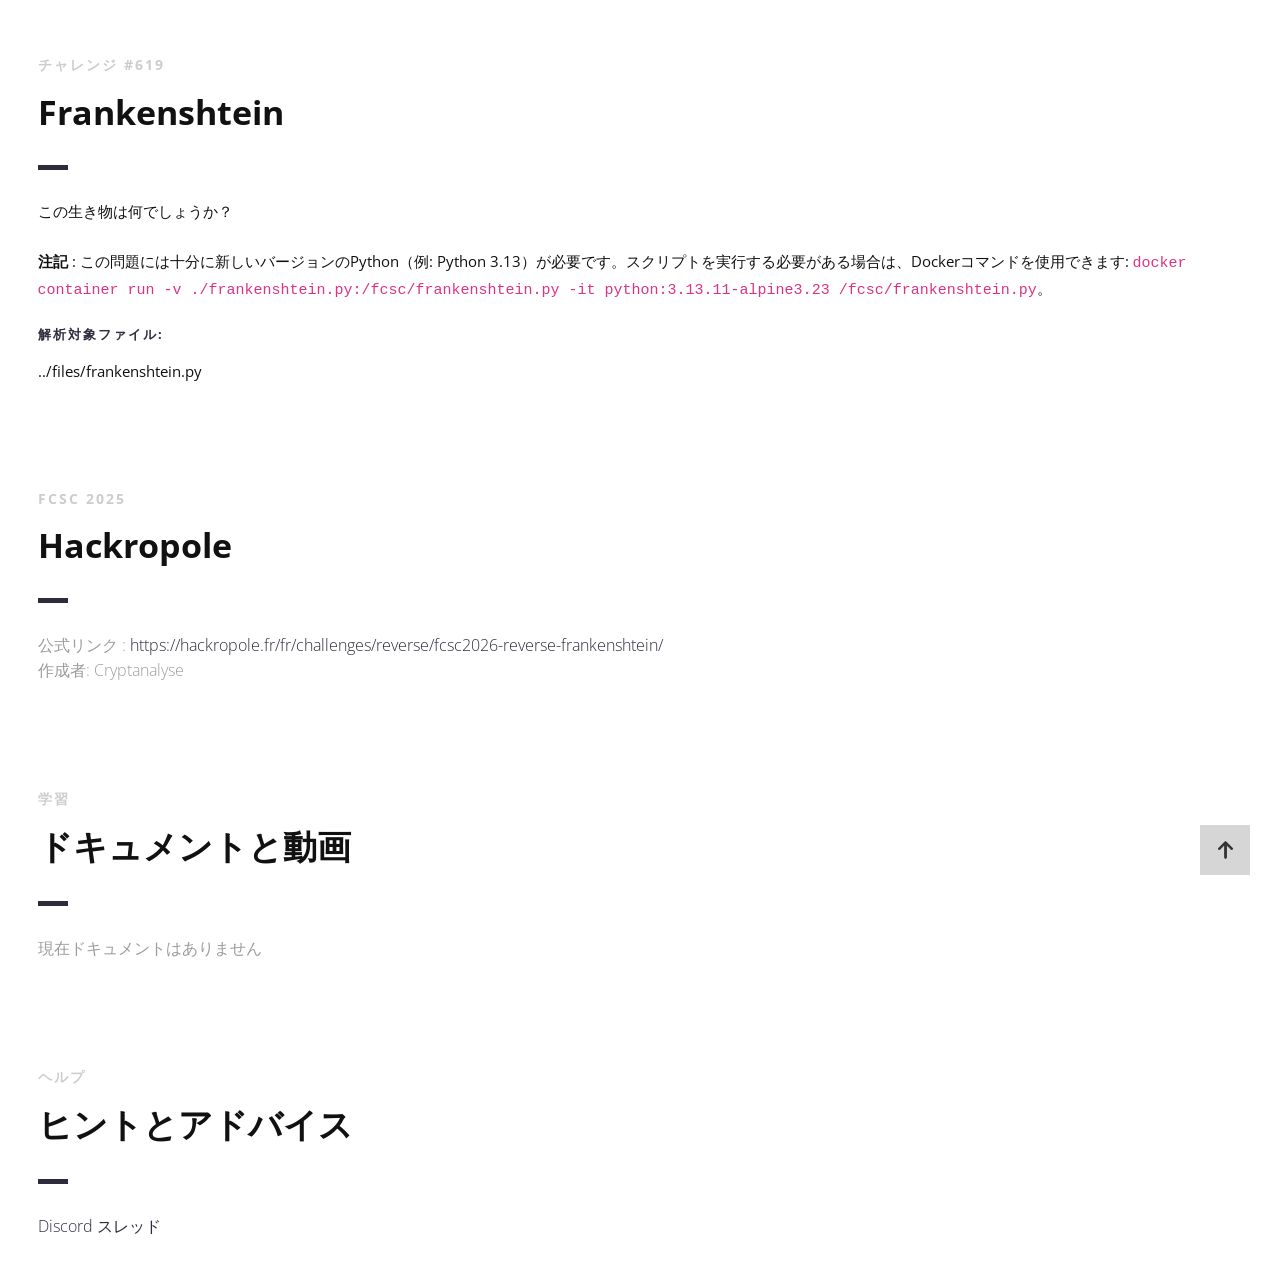
<file: presentation/index_ja.html>
<!DOCTYPE html>
<html lang="ja">

<head>
    <meta charset="UTF-8">
    <!--Page Title-->
    <title>Hack-Oeil - Cyrhades CTF</title>
    <!--Meta Keywords and Description-->
    <meta name="keywords" content="">
    <meta name="description" content="">
    <meta name="viewport" content="width=device-width, initial-scale=1.0, user-scalable=no" />
    <link rel="shortcut icon" href="./assets/images/favicon.ico" title="Favicon" />
    <link rel="stylesheet" href="./assets/css/style.css">
    <link href='https://fonts.googleapis.com/css?family=Open+Sans:400,300,600,700,800' rel='stylesheet' type='text/css'>
    <script src="./assets/js/highlight.min.js"></script>
    <script>
        document.addEventListener('DOMContentLoaded', () => {
            // Vérifie si la fenêtre est dans une iframe
            if (window.self !== window.top) {
                document.querySelectorAll('a').forEach((link) => {
                    link.addEventListener('click', (event) => {
                        const a = event.target.closest('a[href^="http"]');
                        if (a) {
                            event.preventDefault();
                            window.parent.postMessage({
                                type: "open-external",
                                url: a.href
                            }, "*");
                        }
                    });
                });
            }
            // Active la coloration syntaxique :
            if (window.hljs) {
                hljs.highlightAll();
            } else {
                console.error("Highlight.js non chargé !");
            }
        });
    </script>
</head>

<body>

    <div id="wrapper">
        <!--Main Content Area-->
        <main id="content">
            <!--Ctf-->
            <section class="ctf scrollto">
                <article class="row clearfix">
                    <div class="col-1">
                        <div class="section-heading">
                            <h3>チャレンジ #619</h3>
                            <h2 class="section-title">Frankenshtein</h2>
                            <p>
この生き物は何でしょうか？
<br /><br />
<strong>注記</strong> : この問題には十分に新しいバージョンのPython（例: Python 3.13）が必要です。スクリプトを実行する必要がある場合は、Dockerコマンドを使用できます: <code>docker container run -v ./frankenshtein.py:/fcsc/frankenshtein.py -it python:3.13.11-alpine3.23 /fcsc/frankenshtein.py</code>。
                            </p>
                            <h4>解析対象ファイル:</h4>
                            <p>../files/frankenshtein.py</p>
                        </div>
                    </div>
                </article>

                <article class="row clearfix">
                    <div class="col-1">
                        <div class="section-heading">
                            <h3>FCSC 2025</h3>
                            <h2 class="section-title">Hackropole</h2>
                            <p class="section-subtitle">
                                公式リンク :
                                <a target="_blank" href="https://hackropole.fr/fr/challenges/reverse/fcsc2026-reverse-frankenshtein/">https://hackropole.fr/fr/challenges/reverse/fcsc2026-reverse-frankenshtein/</a>
                                <br />
                                作成者: Cryptanalyse
                            </p>
                        </div>
                    </div>
                </article>

                <article class="row clearfix">
                    <div class="col-1">
                        <div class="section-heading">
                            <h3>学習</h3>
                            <h2 class="section-title">ドキュメントと動画</h2>
                            <p class="section-subtitle">
                                現在ドキュメントはありません
                            </p>
                        </div>
                    </div>
                </article>

                <article class="row clearfix">
                    <div class="col-1">
                        <div class="section-heading">
                            <h3>ヘルプ</h3>
                            <h2 class="section-title">ヒントとアドバイス</h2>
                            <p class="section-subtitle">
                                <a target="_blank"
                                    href="https://discord.com/channels/1175764392307077120/1175764601716092948">Discord
                                    スレッド</a>
                            </p>
                        </div>
                    </div>
                </article>
            </section>
            <!--End of Ctf-->
        </main>
        <!--End Main Content Area-->

        <a id="scrollUp" href="#wrapper" style="position: fixed; z-index: 1000;"
            aria-label="ページトップへ戻る" title="トップへ戻る"></a>
    </div>
</body>

</html>
</file>
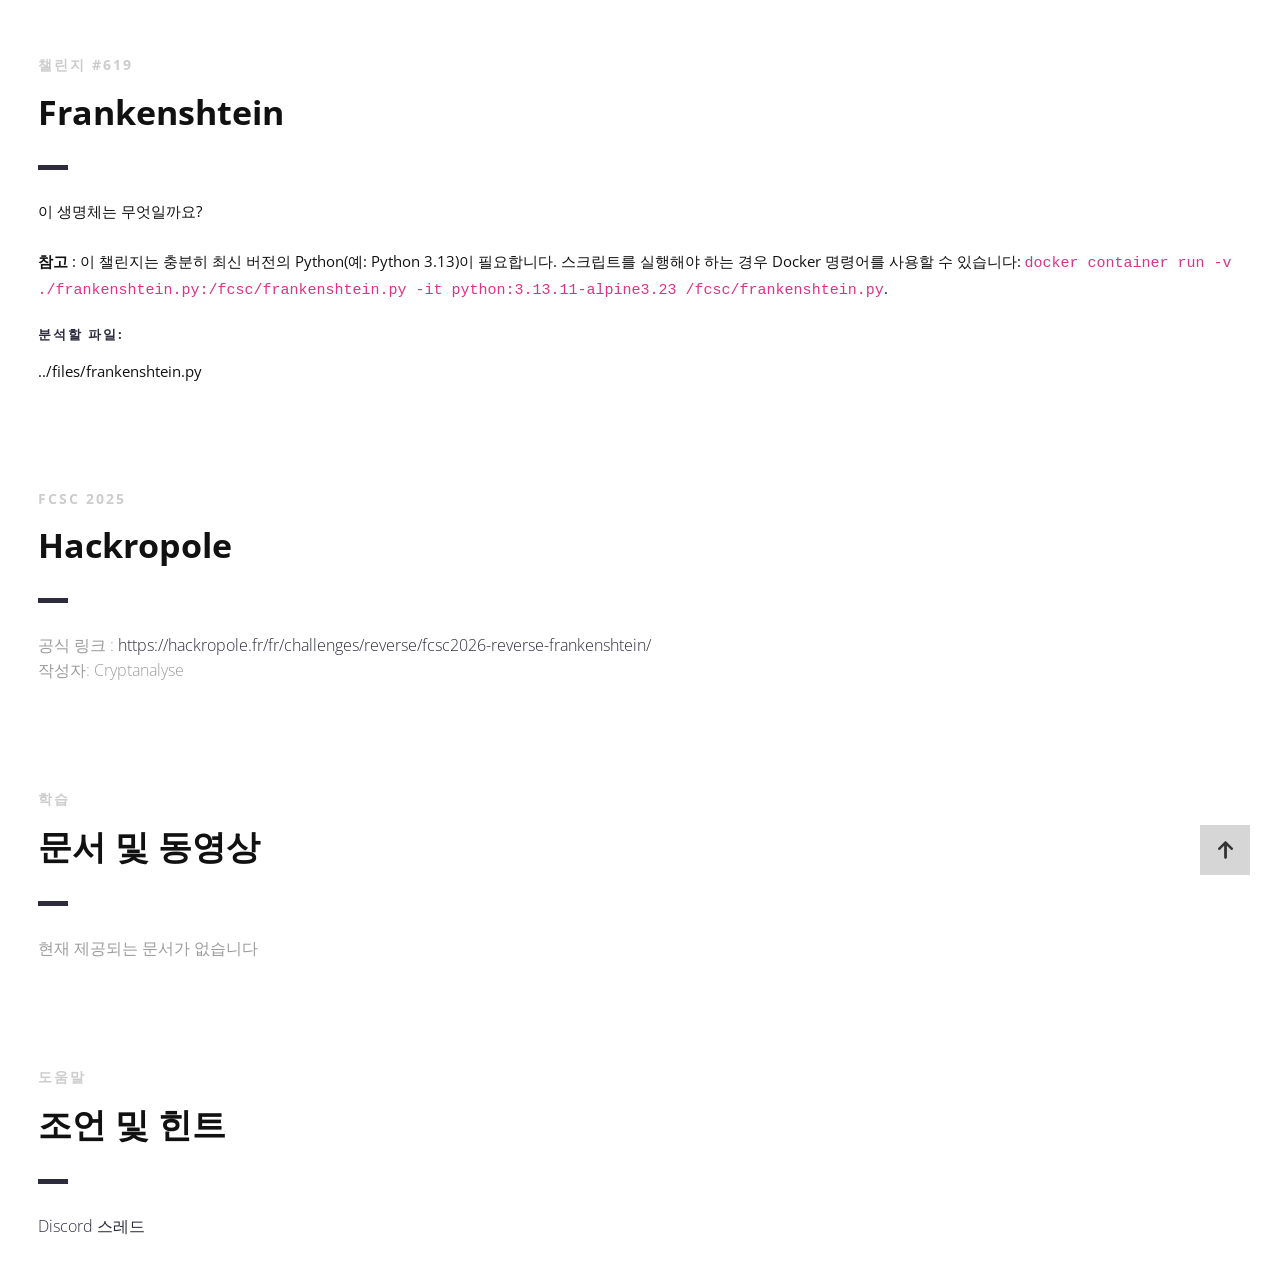
<file: presentation/index_ko.html>
<!DOCTYPE html>
<html lang="ko">

<head>
    <meta charset="UTF-8">
    <!--Page Title-->
    <title>Hack-Oeil - Cyrhades CTF</title>
    <!--Meta Keywords and Description-->
    <meta name="keywords" content="">
    <meta name="description" content="">
    <meta name="viewport" content="width=device-width, initial-scale=1.0, user-scalable=no" />
    <link rel="shortcut icon" href="./assets/images/favicon.ico" title="Favicon" />
    <link rel="stylesheet" href="./assets/css/style.css">
    <link href='https://fonts.googleapis.com/css?family=Open+Sans:400,300,600,700,800' rel='stylesheet' type='text/css'>
    <script src="./assets/js/highlight.min.js"></script>
    <script>
        document.addEventListener('DOMContentLoaded', () => {
            // Vérifie si la fenêtre est dans une iframe
            if (window.self !== window.top) {
                document.querySelectorAll('a').forEach((link) => {
                    link.addEventListener('click', (event) => {
                        const a = event.target.closest('a[href^="http"]');
                        if (a) {
                            event.preventDefault();
                            window.parent.postMessage({
                                type: "open-external",
                                url: a.href
                            }, "*");
                        }
                    });
                });
            }
            // Active la coloration syntaxique :
            if (window.hljs) {
                hljs.highlightAll();
            } else {
                console.error("Highlight.js non chargé !");
            }
        });
    </script>
</head>

<body>

    <div id="wrapper">
        <!--Main Content Area-->
        <main id="content">
            <!--Ctf-->
            <section class="ctf scrollto">
                <article class="row clearfix">
                    <div class="col-1">
                        <div class="section-heading">
                            <h3>챌린지 #619</h3>
                            <h2 class="section-title">Frankenshtein</h2>
                            <p>
이 생명체는 무엇일까요?
<br /><br />
<strong>참고</strong> : 이 챌린지는 충분히 최신 버전의 Python(예: Python 3.13)이 필요합니다. 스크립트를 실행해야 하는 경우 Docker 명령어를 사용할 수 있습니다: <code>docker container run -v ./frankenshtein.py:/fcsc/frankenshtein.py -it python:3.13.11-alpine3.23 /fcsc/frankenshtein.py</code>.
                            </p>
                            <h4>분석할 파일:</h4>
                            <p>../files/frankenshtein.py</p>
                        </div>
                    </div>
                </article>

                <article class="row clearfix">
                    <div class="col-1">
                        <div class="section-heading">
                            <h3>FCSC 2025</h3>
                            <h2 class="section-title">Hackropole</h2>
                            <p class="section-subtitle">
                                공식 링크 :
                                <a target="_blank" href="https://hackropole.fr/fr/challenges/reverse/fcsc2026-reverse-frankenshtein/">https://hackropole.fr/fr/challenges/reverse/fcsc2026-reverse-frankenshtein/</a>
                                <br />
                                작성자: Cryptanalyse
                            </p>
                        </div>
                    </div>
                </article>

                <article class="row clearfix">
                    <div class="col-1">
                        <div class="section-heading">
                            <h3>학습</h3>
                            <h2 class="section-title">문서 및 동영상</h2>
                            <p class="section-subtitle">
                                현재 제공되는 문서가 없습니다
                            </p>
                        </div>
                    </div>
                </article>

                <article class="row clearfix">
                    <div class="col-1">
                        <div class="section-heading">
                            <h3>도움말</h3>
                            <h2 class="section-title">조언 및 힌트</h2>
                            <p class="section-subtitle">
                                <a target="_blank"
                                    href="https://discord.com/channels/1175764392307077120/1175764601716092948">Discord
                                    스레드</a>
                            </p>
                        </div>
                    </div>
                </article>
            </section>
            <!--End of Ctf-->
        </main>
        <!--End Main Content Area-->

        <a id="scrollUp" href="#wrapper" style="position: fixed; z-index: 1000;"
            aria-label="맨 위로 이동" title="맨 위로 이동"></a>
    </div>
</body>

</html>
</file>
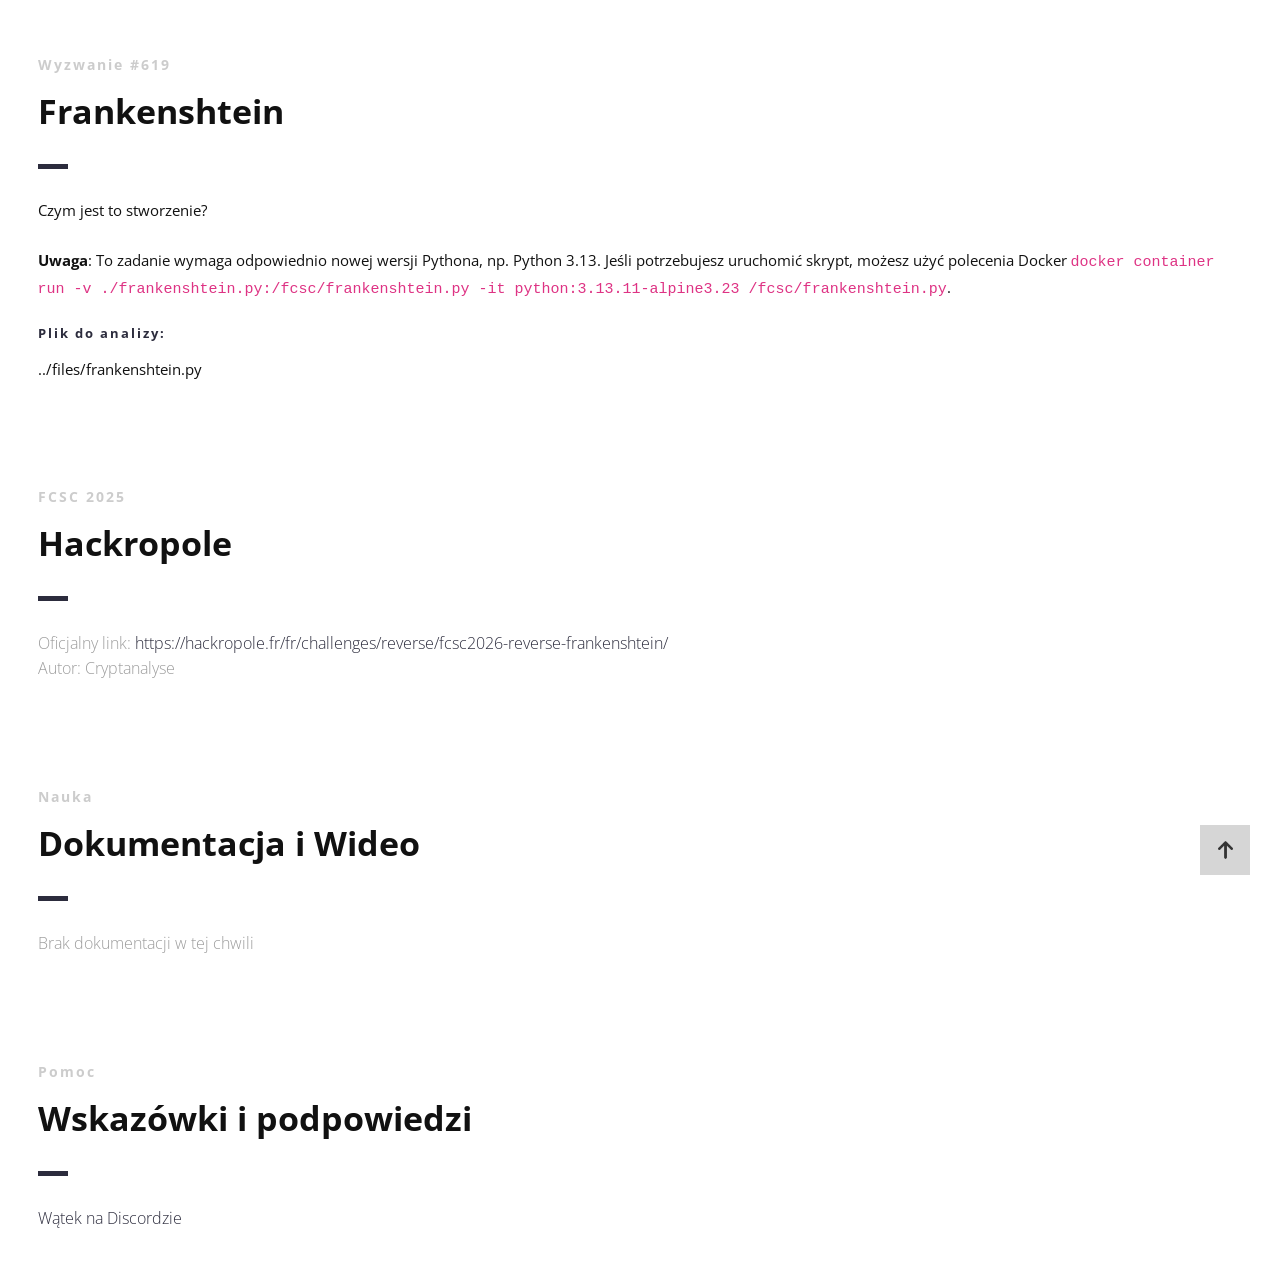
<file: presentation/index_pl.html>
<!DOCTYPE html>
<html lang="pl">

<head>
    <meta charset="UTF-8">
    <!--Page Title-->
    <title>Hack-Oeil - CTF Cyrhades</title>
    <!--Meta Keywords and Description-->
    <meta name="keywords" content="">
    <meta name="description" content="">
    <meta name="viewport" content="width=device-width, initial-scale=1.0, user-scalable=no" />
    <link rel="shortcut icon" href="./assets/images/favicon.ico" title="Favicon" />
    <link rel="stylesheet" href="./assets/css/style.css">
    <link href='https://fonts.googleapis.com/css?family=Open+Sans:400,300,600,700,800' rel='stylesheet' type='text/css'>
    <script src="./assets/js/highlight.min.js"></script>
    <script>
        document.addEventListener('DOMContentLoaded', () => {
            // Vérifie si la fenêtre est dans une iframe
            if (window.self !== window.top) {
                document.querySelectorAll('a').forEach((link) => {
                    link.addEventListener('click', (event) => {
                        const a = event.target.closest('a[href^="http"]');
                        if (a) {
                            event.preventDefault();
                            window.parent.postMessage({
                                type: "open-external",
                                url: a.href
                            }, "*");
                        }
                    });
                });
            }
            // Active la coloration syntaxique :
            if (window.hljs) {
                hljs.highlightAll();
            } else {
                console.error("Highlight.js non chargé !");
            }
        });
    </script>
</head>

<body>

    <div id="wrapper">
        <!--Main Content Area-->
        <main id="content">
            <!--Ctf-->
            <section class="ctf scrollto">
                <article class="row clearfix">
                    <div class="col-1">
                        <div class="section-heading">
                            <h3>Wyzwanie #619</h3>
                            <h2 class="section-title">Frankenshtein</h2>
                            <p>
Czym jest to stworzenie?
<br /><br />
<strong>Uwaga</strong>: To zadanie wymaga odpowiednio nowej wersji Pythona, np. Python 3.13. Jeśli potrzebujesz uruchomić skrypt, możesz użyć polecenia Docker <code>docker container run -v ./frankenshtein.py:/fcsc/frankenshtein.py -it python:3.13.11-alpine3.23 /fcsc/frankenshtein.py</code>.
                            </p>
                            <h4>Plik do analizy:</h4>
                            <p>../files/frankenshtein.py</p>
                        </div>
                    </div>
                </article>

                <article class="row clearfix">
                    <div class="col-1">
                        <div class="section-heading">
                            <h3>FCSC 2025</h3>
                            <h2 class="section-title">Hackropole</h2>
                            <p class="section-subtitle">
                                Oficjalny link:
                                <a target="_blank" href="https://hackropole.fr/fr/challenges/reverse/fcsc2026-reverse-frankenshtein/">https://hackropole.fr/fr/challenges/reverse/fcsc2026-reverse-frankenshtein/</a>
                                <br />
                                Autor: Cryptanalyse
                            </p>
                        </div>
                    </div>
                </article>

                <article class="row clearfix">
                    <div class="col-1">
                        <div class="section-heading">
                            <h3>Nauka</h3>
                            <h2 class="section-title">Dokumentacja i Wideo</h2>
                            <p class="section-subtitle">
                                Brak dokumentacji w tej chwili
                            </p>
                        </div>
                    </div>
                </article>

                <article class="row clearfix">
                    <div class="col-1">
                        <div class="section-heading">
                            <h3>Pomoc</h3>
                            <h2 class="section-title">Wskazówki i podpowiedzi</h2>
                            <p class="section-subtitle">
                                <a target="_blank"
                                    href="https://discord.com/channels/1175764392307077120/1175764601716092948">Wątek
                                    na Discordzie</a>
                            </p>
                        </div>
                    </div>
                </article>
            </section>
            <!--End of Ctf-->
        </main>
        <!--End Main Content Area-->

        <a id="scrollUp" href="#wrapper" style="position: fixed; z-index: 1000;"
            aria-label="Przewiń do góry" title="Przewiń do góry"></a>
    </div>
</body>

</html>
</file>
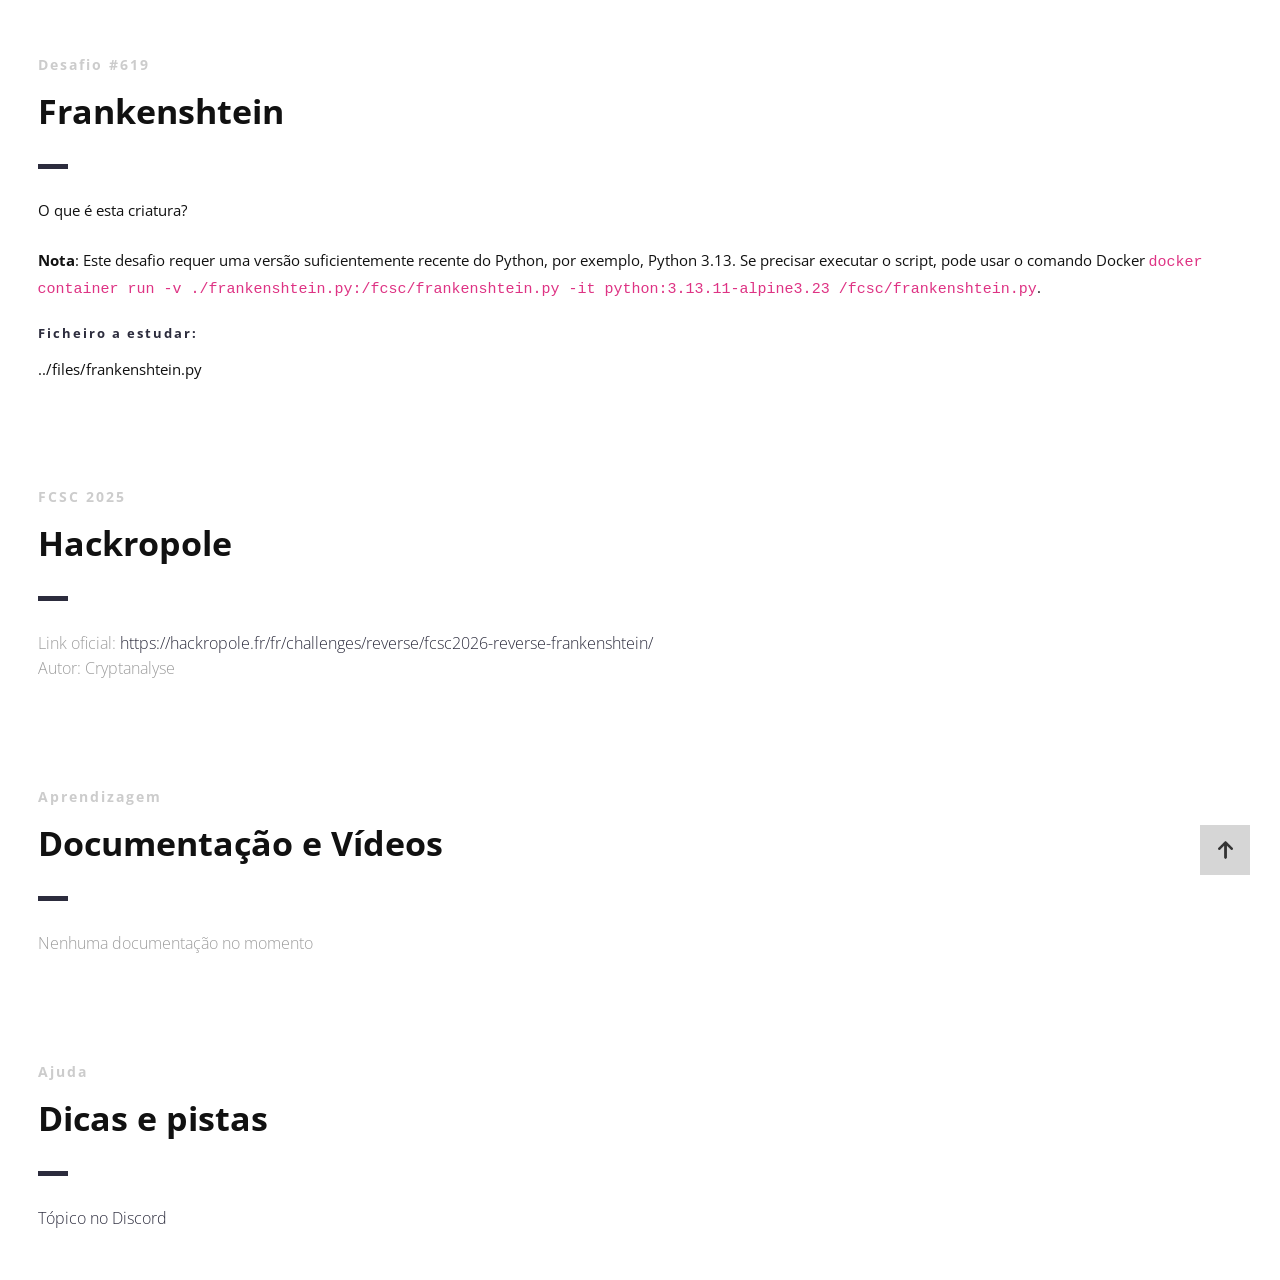
<file: presentation/index_pt.html>
<!DOCTYPE html>
<html lang="pt">

<head>
    <meta charset="UTF-8">
    <!--Page Title-->
    <title>Hack-Oeil - Os CTFs de Cyrhades</title>
    <!--Meta Keywords and Description-->
    <meta name="keywords" content="">
    <meta name="description" content="">
    <meta name="viewport" content="width=device-width, initial-scale=1.0, user-scalable=no" />
    <link rel="shortcut icon" href="./assets/images/favicon.ico" title="Favicon" />
    <link rel="stylesheet" href="./assets/css/style.css">
    <link href='https://fonts.googleapis.com/css?family=Open+Sans:400,300,600,700,800' rel='stylesheet' type='text/css'>
    <script src="./assets/js/highlight.min.js"></script>
    <script>
        document.addEventListener('DOMContentLoaded', () => {
            // Vérifie si la fenêtre est dans une iframe
            if (window.self !== window.top) {
                document.querySelectorAll('a').forEach((link) => {
                    link.addEventListener('click', (event) => {
                        const a = event.target.closest('a[href^="http"]');
                        if (a) {
                            event.preventDefault();
                            window.parent.postMessage({
                                type: "open-external",
                                url: a.href
                            }, "*");
                        }
                    });
                });
            }
            // Active la coloration syntaxique :
            if (window.hljs) {
                hljs.highlightAll();
            } else {
                console.error("Highlight.js non chargé !");
            }
        });
    </script>
</head>

<body>

    <div id="wrapper">
        <!--Main Content Area-->
        <main id="content">
            <!--Ctf-->
            <section class="ctf scrollto">
                <article class="row clearfix">
                    <div class="col-1">
                        <div class="section-heading">
                            <h3>Desafio #619</h3>
                            <h2 class="section-title">Frankenshtein</h2>
                            <p>
O que é esta criatura?
<br /><br />
<strong>Nota</strong>: Este desafio requer uma versão suficientemente recente do Python, por exemplo, Python 3.13. Se precisar executar o script, pode usar o comando Docker <code>docker container run -v ./frankenshtein.py:/fcsc/frankenshtein.py -it python:3.13.11-alpine3.23 /fcsc/frankenshtein.py</code>.
                            </p>
                            <h4>Ficheiro a estudar:</h4>
                            <p>../files/frankenshtein.py</p>
                        </div>
                    </div>
                </article>

                <article class="row clearfix">
                    <div class="col-1">
                        <div class="section-heading">
                            <h3>FCSC 2025</h3>
                            <h2 class="section-title">Hackropole</h2>
                            <p class="section-subtitle">
                                Link oficial:
                                <a target="_blank" href="https://hackropole.fr/fr/challenges/reverse/fcsc2026-reverse-frankenshtein/">https://hackropole.fr/fr/challenges/reverse/fcsc2026-reverse-frankenshtein/</a>
                                <br />
                                Autor: Cryptanalyse
                            </p>
                        </div>
                    </div>
                </article>

                <article class="row clearfix">
                    <div class="col-1">
                        <div class="section-heading">
                            <h3>Aprendizagem</h3>
                            <h2 class="section-title">Documentação e Vídeos</h2>
                            <p class="section-subtitle">
                                Nenhuma documentação no momento
                            </p>
                        </div>
                    </div>
                </article>

                <article class="row clearfix">
                    <div class="col-1">
                        <div class="section-heading">
                            <h3>Ajuda</h3>
                            <h2 class="section-title">Dicas e pistas</h2>
                            <p class="section-subtitle">
                                <a target="_blank"
                                    href="https://discord.com/channels/1175764392307077120/1175764601716092948">Tópico
                                    no Discord</a>
                            </p>
                        </div>
                    </div>
                </article>
            </section>
            <!--End of Ctf-->
        </main>
        <!--End Main Content Area-->

        <a id="scrollUp" href="#wrapper" style="position: fixed; z-index: 1000;"
            aria-label="Voltar ao topo da página" title="Voltar ao topo"></a>
    </div>
</body>

</html>
</file>
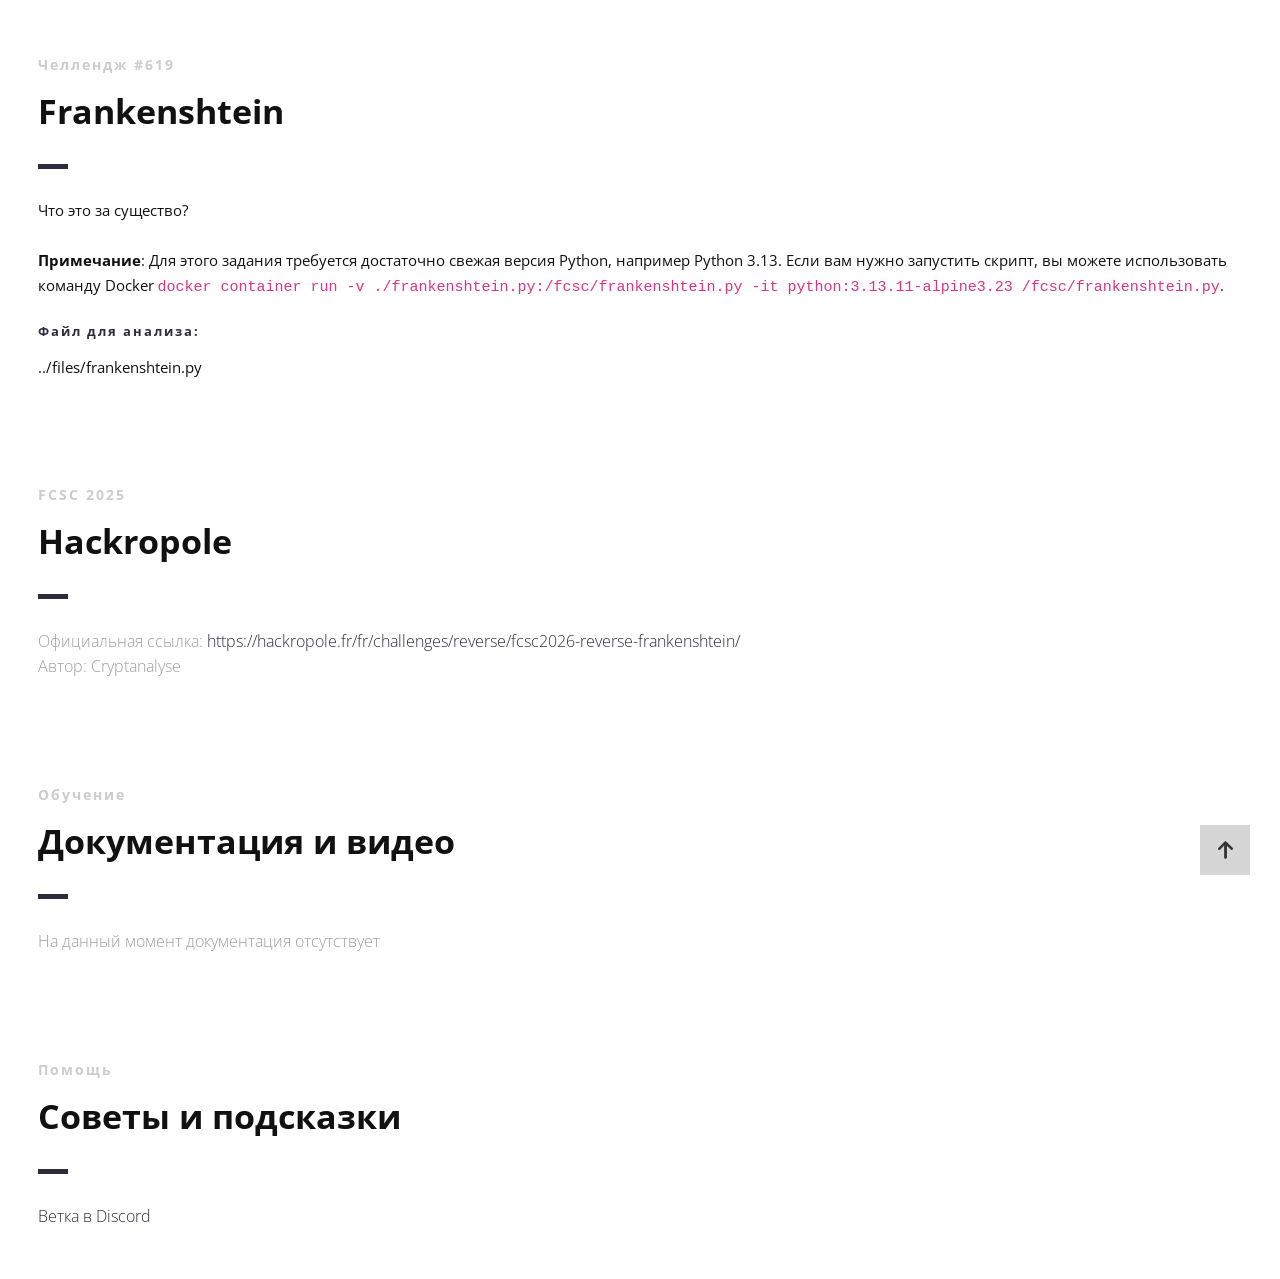
<file: presentation/index_ru.html>
<!DOCTYPE html>
<html lang="ru">

<head>
    <meta charset="UTF-8">
    <!--Page Title-->
    <title>Hack-Oeil - CTF от Cyrhades</title>
    <!--Meta Keywords and Description-->
    <meta name="keywords" content="">
    <meta name="description" content="">
    <meta name="viewport" content="width=device-width, initial-scale=1.0, user-scalable=no" />
    <link rel="shortcut icon" href="./assets/images/favicon.ico" title="Favicon" />
    <link rel="stylesheet" href="./assets/css/style.css">
    <link href='https://fonts.googleapis.com/css?family=Open+Sans:400,300,600,700,800' rel='stylesheet' type='text/css'>
    <script src="./assets/js/highlight.min.js"></script>
    <script>
        document.addEventListener('DOMContentLoaded', () => {
            // Vérifie si la fenêtre est dans une iframe
            if (window.self !== window.top) {
                document.querySelectorAll('a').forEach((link) => {
                    link.addEventListener('click', (event) => {
                        const a = event.target.closest('a[href^="http"]');
                        if (a) {
                            event.preventDefault();
                            window.parent.postMessage({
                                type: "open-external",
                                url: a.href
                            }, "*");
                        }
                    });
                });
            }
            // Active la coloration syntaxique :
            if (window.hljs) {
                hljs.highlightAll();
            } else {
                console.error("Highlight.js non chargé !");
            }
        });
    </script>
</head>

<body>

    <div id="wrapper">
        <!--Main Content Area-->
        <main id="content">
            <!--Ctf-->
            <section class="ctf scrollto">
                <article class="row clearfix">
                    <div class="col-1">
                        <div class="section-heading">
                            <h3>Челлендж #619</h3>
                            <h2 class="section-title">Frankenshtein</h2>
                            <p>
Что это за существо?
<br /><br />
<strong>Примечание</strong>: Для этого задания требуется достаточно свежая версия Python, например Python 3.13. Если вам нужно запустить скрипт, вы можете использовать команду Docker <code>docker container run -v ./frankenshtein.py:/fcsc/frankenshtein.py -it python:3.13.11-alpine3.23 /fcsc/frankenshtein.py</code>.
                            </p>
                            <h4>Файл для анализа:</h4>
                            <p>../files/frankenshtein.py</p>
                        </div>
                    </div>
                </article>

                <article class="row clearfix">
                    <div class="col-1">
                        <div class="section-heading">
                            <h3>FCSC 2025</h3>
                            <h2 class="section-title">Hackropole</h2>
                            <p class="section-subtitle">
                                Официальная ссылка:
                                <a target="_blank" href="https://hackropole.fr/fr/challenges/reverse/fcsc2026-reverse-frankenshtein/">https://hackropole.fr/fr/challenges/reverse/fcsc2026-reverse-frankenshtein/</a>
                                <br />
                                Автор: Cryptanalyse
                            </p>
                        </div>
                    </div>
                </article>

                <article class="row clearfix">
                    <div class="col-1">
                        <div class="section-heading">
                            <h3>Обучение</h3>
                            <h2 class="section-title">Документация и видео</h2>
                            <p class="section-subtitle">
                                На данный момент документация отсутствует
                            </p>
                        </div>
                    </div>
                </article>

                <article class="row clearfix">
                    <div class="col-1">
                        <div class="section-heading">
                            <h3>Помощь</h3>
                            <h2 class="section-title">Советы и подсказки</h2>
                            <p class="section-subtitle">
                                <a target="_blank"
                                    href="https://discord.com/channels/1175764392307077120/1175764601716092948">Ветка
                                    в Discord</a>
                            </p>
                        </div>
                    </div>
                </article>
            </section>
            <!--End of Ctf-->
        </main>
        <!--End Main Content Area-->

        <a id="scrollUp" href="#wrapper" style="position: fixed; z-index: 1000;"
            aria-label="Вернуться в начало страницы" title="Наверх"></a>
    </div>
</body>

</html>
</file>
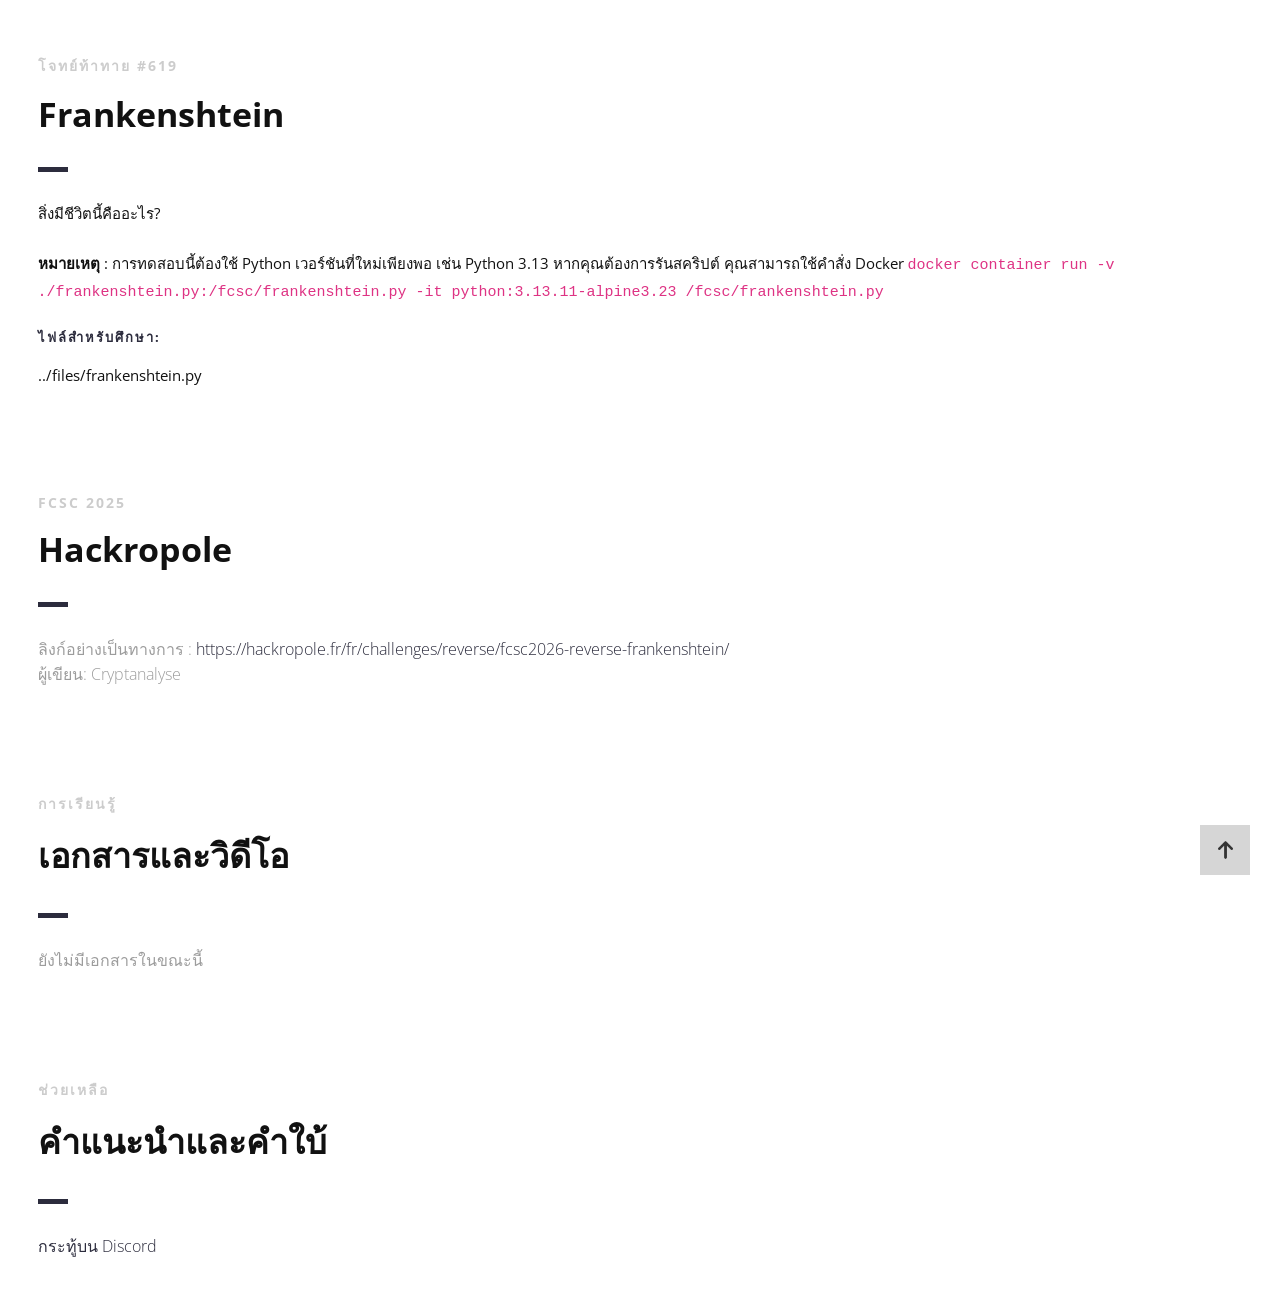
<file: presentation/index_th.html>
<!DOCTYPE html>
<html lang="th">

<head>
    <meta charset="UTF-8">
    <!--Page Title-->
    <title>Hack-Oeil - Cyrhades CTF</title>
    <!--Meta Keywords and Description-->
    <meta name="keywords" content="">
    <meta name="description" content="">
    <meta name="viewport" content="width=device-width, initial-scale=1.0, user-scalable=no" />
    <link rel="shortcut icon" href="./assets/images/favicon.ico" title="Favicon" />
    <link rel="stylesheet" href="./assets/css/style.css">
    <link href='https://fonts.googleapis.com/css?family=Open+Sans:400,300,600,700,800' rel='stylesheet' type='text/css'>
    <script src="./assets/js/highlight.min.js"></script>
    <script>
        document.addEventListener('DOMContentLoaded', () => {
            // Vérifie si la fenêtre est dans une iframe
            if (window.self !== window.top) {
                document.querySelectorAll('a').forEach((link) => {
                    link.addEventListener('click', (event) => {
                        const a = event.target.closest('a[href^="http"]');
                        if (a) {
                            event.preventDefault();
                            window.parent.postMessage({
                                type: "open-external",
                                url: a.href
                            }, "*");
                        }
                    });
                });
            }
            // Active la coloration syntaxique :
            if (window.hljs) {
                hljs.highlightAll();
            } else {
                console.error("Highlight.js non chargé !");
            }
        });
    </script>
</head>

<body>

    <div id="wrapper">
        <!--Main Content Area-->
        <main id="content">
            <!--Ctf-->
            <section class="ctf scrollto">
                <article class="row clearfix">
                    <div class="col-1">
                        <div class="section-heading">
                            <h3>โจทย์ท้าทาย #619</h3>
                            <h2 class="section-title">Frankenshtein</h2>
                            <p>
สิ่งมีชีวิตนี้คืออะไร?
<br /><br />
<strong>หมายเหตุ</strong> : การทดสอบนี้ต้องใช้ Python เวอร์ชันที่ใหม่เพียงพอ เช่น Python 3.13 หากคุณต้องการรันสคริปต์ คุณสามารถใช้คำสั่ง Docker <code>docker container run -v ./frankenshtein.py:/fcsc/frankenshtein.py -it python:3.13.11-alpine3.23 /fcsc/frankenshtein.py</code>
                            </p>
                            <h4>ไฟล์สำหรับศึกษา:</h4>
                            <p>../files/frankenshtein.py</p>
                        </div>
                    </div>
                </article>

                <article class="row clearfix">
                    <div class="col-1">
                        <div class="section-heading">
                            <h3>FCSC 2025</h3>
                            <h2 class="section-title">Hackropole</h2>
                            <p class="section-subtitle">
                                ลิงก์อย่างเป็นทางการ :
                                <a target="_blank" href="https://hackropole.fr/fr/challenges/reverse/fcsc2026-reverse-frankenshtein/">https://hackropole.fr/fr/challenges/reverse/fcsc2026-reverse-frankenshtein/</a>
                                <br />
                                ผู้เขียน: Cryptanalyse
                            </p>
                        </div>
                    </div>
                </article>

                <article class="row clearfix">
                    <div class="col-1">
                        <div class="section-heading">
                            <h3>การเรียนรู้</h3>
                            <h2 class="section-title">เอกสารและวิดีโอ</h2>
                            <p class="section-subtitle">
                                ยังไม่มีเอกสารในขณะนี้
                            </p>
                        </div>
                    </div>
                </article>

                <article class="row clearfix">
                    <div class="col-1">
                        <div class="section-heading">
                            <h3>ช่วยเหลือ</h3>
                            <h2 class="section-title">คำแนะนำและคำใบ้</h2>
                            <p class="section-subtitle">
                                <a target="_blank"
                                    href="https://discord.com/channels/1175764392307077120/1175764601716092948">กระทู้บน
                                    Discord</a>
                            </p>
                        </div>
                    </div>
                </article>
            </section>
            <!--End of Ctf-->
        </main>
        <!--End Main Content Area-->

        <a id="scrollUp" href="#wrapper" style="position: fixed; z-index: 1000;"
            aria-label="เลื่อนขึ้นไปด้านบน" title="กลับขึ้นด้านบน"></a>
    </div>
</body>

</html>
</file>
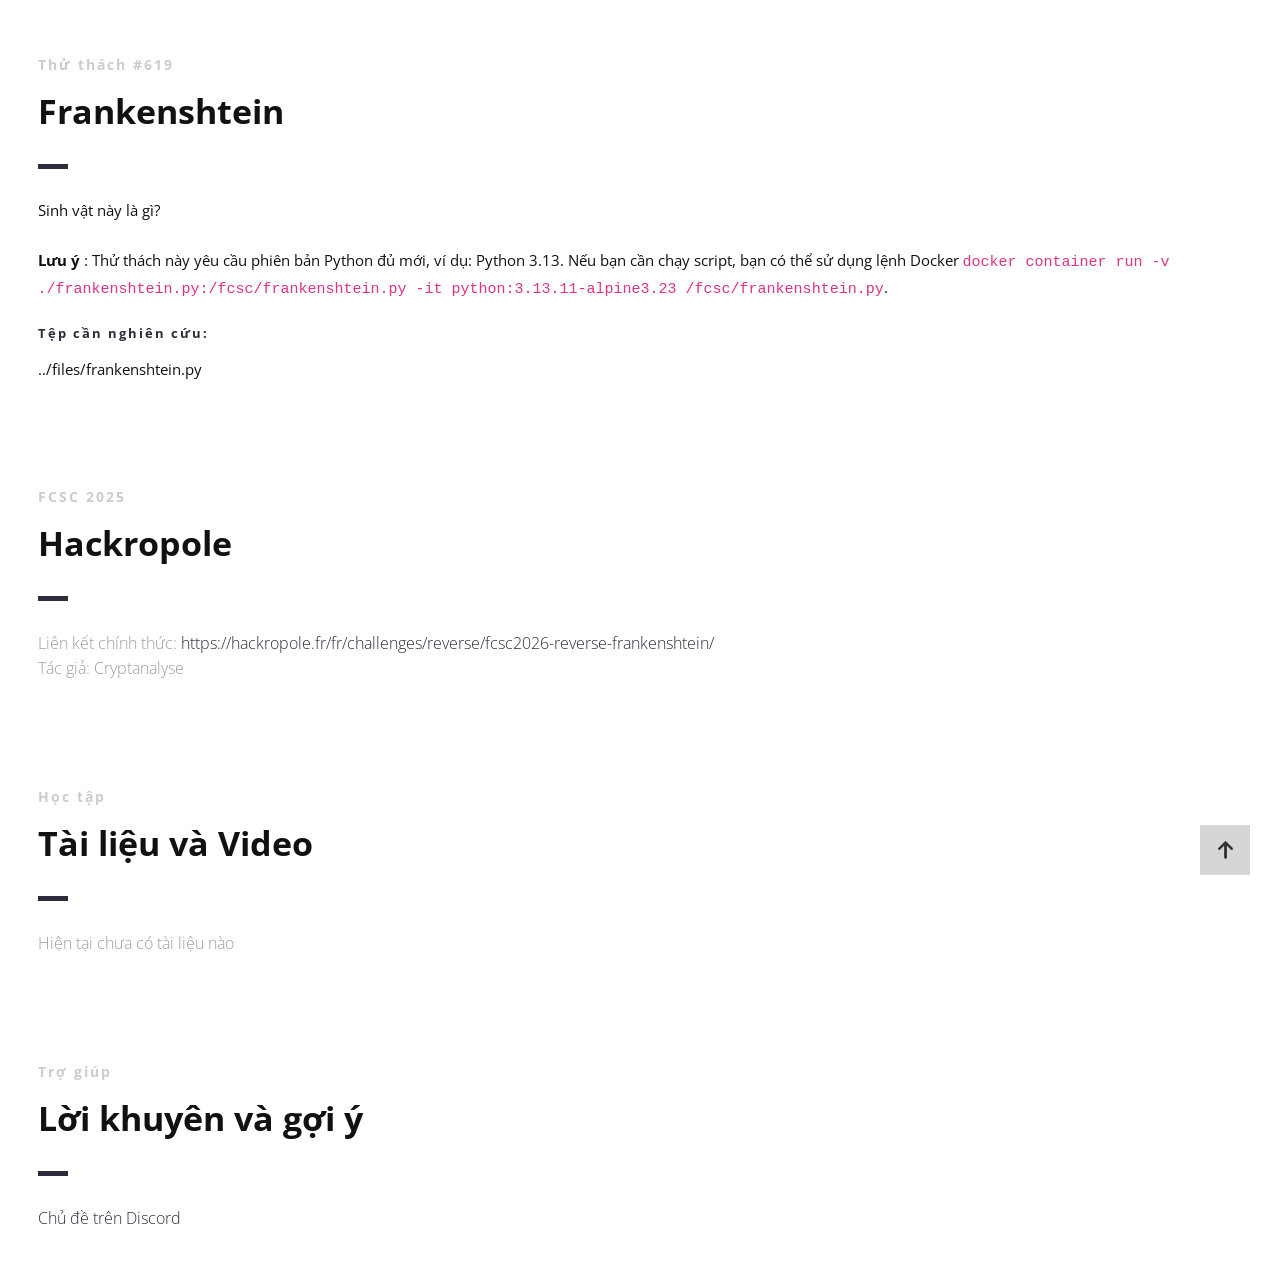
<file: presentation/index_vi.html>
<!DOCTYPE html>
<html lang="vi">

<head>
    <meta charset="UTF-8">
    <!--Page Title-->
    <title>Hack-Oeil - Các thử thách CTF của Cyrhades</title>
    <!--Meta Keywords and Description-->
    <meta name="keywords" content="">
    <meta name="description" content="">
    <meta name="viewport" content="width=device-width, initial-scale=1.0, user-scalable=no" />
    <link rel="shortcut icon" href="./assets/images/favicon.ico" title="Favicon" />
    <link rel="stylesheet" href="./assets/css/style.css">
    <link href='https://fonts.googleapis.com/css?family=Open+Sans:400,300,600,700,800' rel='stylesheet' type='text/css'>
    <script src="./assets/js/highlight.min.js"></script>
    <script>
        document.addEventListener('DOMContentLoaded', () => {
            // Vérifie si la fenêtre est dans une iframe
            if (window.self !== window.top) {
                document.querySelectorAll('a').forEach((link) => {
                    link.addEventListener('click', (event) => {
                        const a = event.target.closest('a[href^="http"]');
                        if (a) {
                            event.preventDefault();
                            window.parent.postMessage({
                                type: "open-external",
                                url: a.href
                            }, "*");
                        }
                    });
                });
            }
            // Active la coloration syntaxique :
            if (window.hljs) {
                hljs.highlightAll();
            } else {
                console.error("Highlight.js non chargé !");
            }
        });
    </script>
</head>

<body>

    <div id="wrapper">
        <!--Main Content Area-->
        <main id="content">
            <!--Ctf-->
            <section class="ctf scrollto">
                <article class="row clearfix">
                    <div class="col-1">
                        <div class="section-heading">
                            <h3>Thử thách #619</h3>
                            <h2 class="section-title">Frankenshtein</h2>
                            <p>
Sinh vật này là gì?
<br /><br />
<strong>Lưu ý</strong> : Thử thách này yêu cầu phiên bản Python đủ mới, ví dụ: Python 3.13. Nếu bạn cần chạy script, bạn có thể sử dụng lệnh Docker <code>docker container run -v ./frankenshtein.py:/fcsc/frankenshtein.py -it python:3.13.11-alpine3.23 /fcsc/frankenshtein.py</code>.
                            </p>
                            <h4>Tệp cần nghiên cứu:</h4>
                            <p>../files/frankenshtein.py</p>
                        </div>
                    </div>
                </article>

                <article class="row clearfix">
                    <div class="col-1">
                        <div class="section-heading">
                            <h3>FCSC 2025</h3>
                            <h2 class="section-title">Hackropole</h2>
                            <p class="section-subtitle">
                                Liên kết chính thức:
                                <a target="_blank" href="https://hackropole.fr/fr/challenges/reverse/fcsc2026-reverse-frankenshtein/">https://hackropole.fr/fr/challenges/reverse/fcsc2026-reverse-frankenshtein/</a>
                                <br />
                                Tác giả: Cryptanalyse
                            </p>
                        </div>
                    </div>
                </article>

                <article class="row clearfix">
                    <div class="col-1">
                        <div class="section-heading">
                            <h3>Học tập</h3>
                            <h2 class="section-title">Tài liệu và Video</h2>
                            <p class="section-subtitle">
                                Hiện tại chưa có tài liệu nào
                            </p>
                        </div>
                    </div>
                </article>

                <article class="row clearfix">
                    <div class="col-1">
                        <div class="section-heading">
                            <h3>Trợ giúp</h3>
                            <h2 class="section-title">Lời khuyên và gợi ý</h2>
                            <p class="section-subtitle">
                                <a target="_blank"
                                    href="https://discord.com/channels/1175764392307077120/1175764601716092948">Chủ đề
                                    trên Discord</a>
                            </p>
                        </div>
                    </div>
                </article>
            </section>
            <!--End of Ctf-->
        </main>
        <!--End Main Content Area-->

        <a id="scrollUp" href="#wrapper" style="position: fixed; z-index: 1000;"
            aria-label="Cuộn lên đầu trang" title="Lên đầu trang"></a>
    </div>
</body>

</html>
</file>
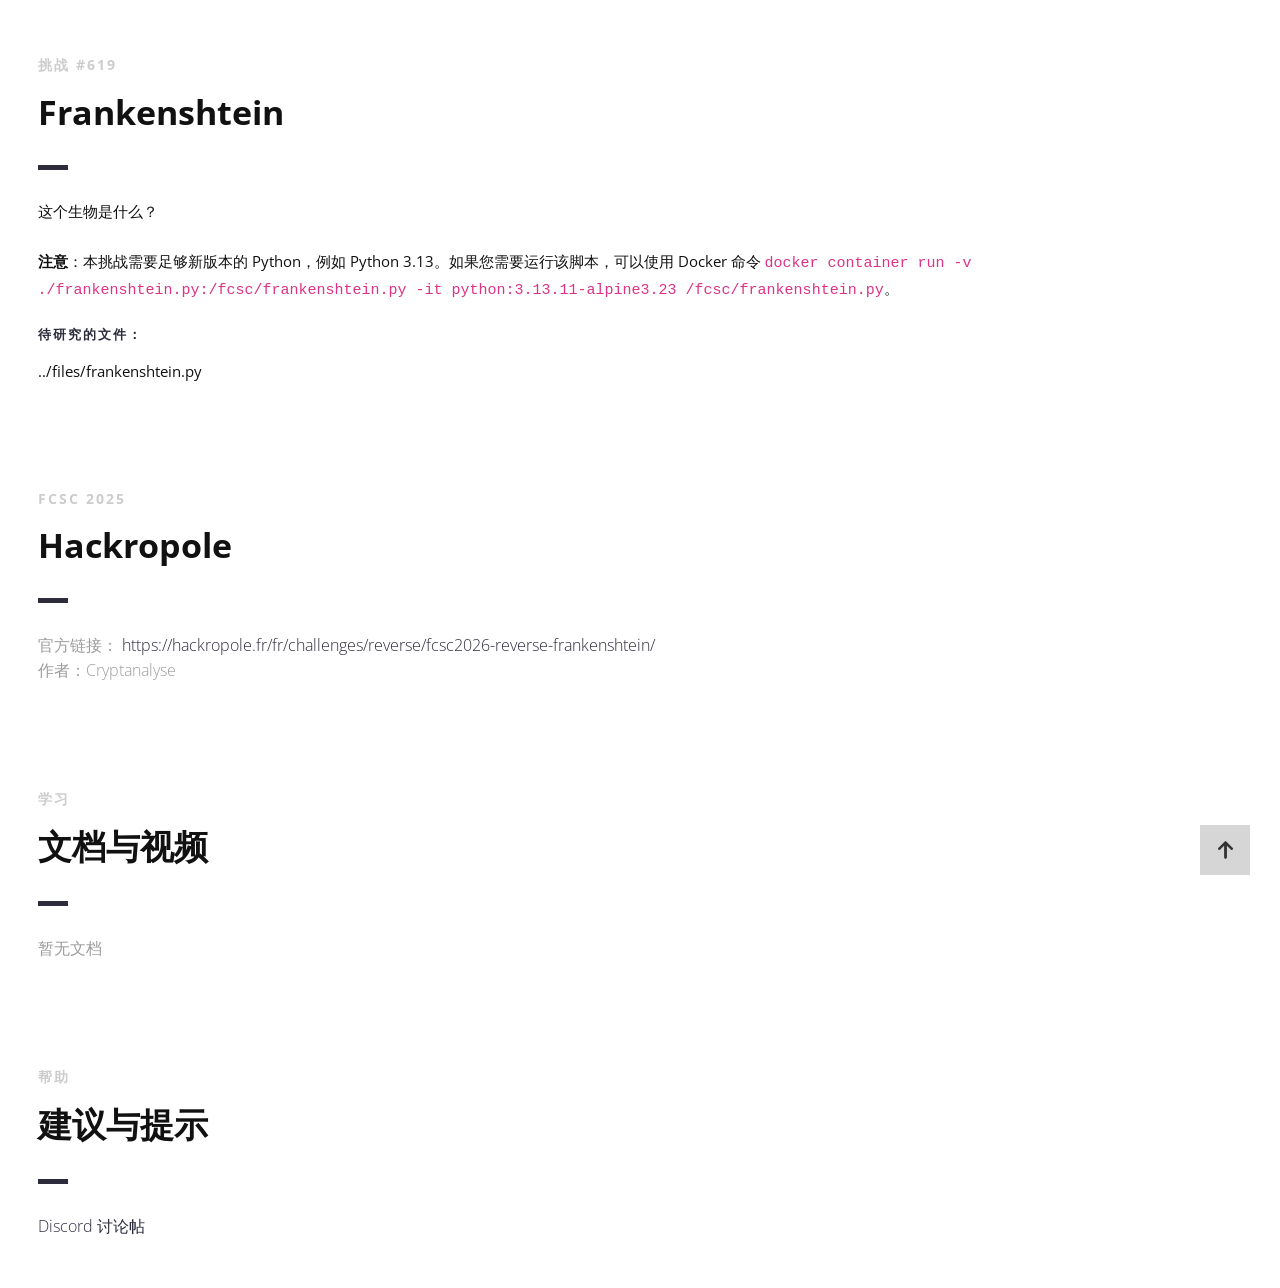
<file: presentation/index_zh.html>
<!DOCTYPE html>
<html lang="zh">

<head>
    <meta charset="UTF-8">
    <!--Page Title-->
    <title>Hack-Oeil - Cyrhades CTF</title>
    <!--Meta Keywords and Description-->
    <meta name="keywords" content="">
    <meta name="description" content="">
    <meta name="viewport" content="width=device-width, initial-scale=1.0, user-scalable=no" />
    <link rel="shortcut icon" href="./assets/images/favicon.ico" title="Favicon" />
    <link rel="stylesheet" href="./assets/css/style.css">
    <link href='https://fonts.googleapis.com/css?family=Open+Sans:400,300,600,700,800' rel='stylesheet' type='text/css'>
    <script src="./assets/js/highlight.min.js"></script>
    <script>
        document.addEventListener('DOMContentLoaded', () => {
            // Vérifie si la fenêtre est dans une iframe
            if (window.self !== window.top) {
                document.querySelectorAll('a').forEach((link) => {
                    link.addEventListener('click', (event) => {
                        const a = event.target.closest('a[href^="http"]');
                        if (a) {
                            event.preventDefault();
                            window.parent.postMessage({
                                type: "open-external",
                                url: a.href
                            }, "*");
                        }
                    });
                });
            }
            // Active la coloration syntaxique :
            if (window.hljs) {
                hljs.highlightAll();
            } else {
                console.error("Highlight.js non chargé !");
            }
        });
    </script>
</head>

<body>

    <div id="wrapper">
        <!--Main Content Area-->
        <main id="content">
            <!--Ctf-->
            <section class="ctf scrollto">
                <article class="row clearfix">
                    <div class="col-1">
                        <div class="section-heading">
                            <h3>挑战 #619</h3>
                            <h2 class="section-title">Frankenshtein</h2>
                            <p>
这个生物是什么？
<br /><br />
<strong>注意</strong>：本挑战需要足够新版本的 Python，例如 Python 3.13。如果您需要运行该脚本，可以使用 Docker 命令 <code>docker container run -v ./frankenshtein.py:/fcsc/frankenshtein.py -it python:3.13.11-alpine3.23 /fcsc/frankenshtein.py</code>。
                            </p>
                            <h4>待研究的文件：</h4>
                            <p>../files/frankenshtein.py</p>
                        </div>
                    </div>
                </article>

                <article class="row clearfix">
                    <div class="col-1">
                        <div class="section-heading">
                            <h3>FCSC 2025</h3>
                            <h2 class="section-title">Hackropole</h2>
                            <p class="section-subtitle">
                                官方链接：
                                <a target="_blank" href="https://hackropole.fr/fr/challenges/reverse/fcsc2026-reverse-frankenshtein/">https://hackropole.fr/fr/challenges/reverse/fcsc2026-reverse-frankenshtein/</a>
                                <br />
                                作者：Cryptanalyse
                            </p>
                        </div>
                    </div>
                </article>

                <article class="row clearfix">
                    <div class="col-1">
                        <div class="section-heading">
                            <h3>学习</h3>
                            <h2 class="section-title">文档与视频</h2>
                            <p class="section-subtitle">
                                暂无文档
                            </p>
                        </div>
                    </div>
                </article>

                <article class="row clearfix">
                    <div class="col-1">
                        <div class="section-heading">
                            <h3>帮助</h3>
                            <h2 class="section-title">建议与提示</h2>
                            <p class="section-subtitle">
                                <a target="_blank"
                                    href="https://discord.com/channels/1175764392307077120/1175764601716092948">Discord
                                    讨论帖</a>
                            </p>
                        </div>
                    </div>
                </article>
            </section>
            <!--End of Ctf-->
        </main>
        <!--End Main Content Area-->

        <a id="scrollUp" href="#wrapper" style="position: fixed; z-index: 1000;"
            aria-label="回到顶部" title="回到顶部"></a>
    </div>
</body>

</html>
</file>
<file: presentation/assets/css/style.css>
*,
*:before,
*:after {
    -webkit-box-sizing: border-box;
    -moz-box-sizing: border-box;
    box-sizing: border-box;
}

body,
div,
dl,
dt,
dd,
ul,
ol,
li,
h1,
h2,
h3,
h4,
h5,
h6,
pre,
form,
blockquote,
th,
td {
    margin: 0;
    padding: 0;
    direction: ltr;
}

body {
    margin: 0;
    padding: 0;
    -webkit-font-smoothing: antialiased;
    overflow-x: hidden;
}

p {
    line-height: 25px;
}

code:not([class*="language"]) {
    color: #DE3384;
}

pre {
    width: 600px;
    max-width: 100%;
    overflow-x: auto;
    white-space: pre;
    background: #eee;
    padding: 10px;
    border-radius: 8px;
}

.row img {
    height: auto;
    max-width: 100%;
}

a {
    text-decoration: none;
    line-height: inherit;
    -webkit-transition: opacity 0.3s ease-out;
    -moz-transition: opacity 0.3s ease-out;
    -o-transition: opacity 0.3s ease-out;
    transition: opacity 0.3s ease-out;
}

iframe {
    border: 0 !important;
}

section {
    clear: both;
    overflow: hidden;
}

.row {
    max-width: 1245px;
    margin: 0 auto;
    padding: 25px 0 0 0;
    position: relative;
}

.no-padding-bottom .row,
.no-padding-bottom div,
.no-padding-bottom.row {
    padding-bottom: 0;
}

.no-padding-top.row,
.no-padding-top div {
    padding-top: 0;
}

.big-padding-top {
    padding-top: 75px !important;
}

.big-padding-bottom {
    padding-bottom: 85px !important;
}

[class*='col-'] {
    float: left;
    padding: 20px;
}

.clearfix:after {
    content: "";
    display: table;
    clear: both;
}

h1 {
    padding: 20px 0;
}

h2 {
    padding: 14px 0;
}

h3 {
    padding: 10px 0;
}

h4 {
    padding: 7px 0;
}

h5 {
    padding: 7px 0;
}

h6 {
    padding: 7px 0;
}

.text-left {
    text-align: left;
}

.text-center {
    text-align: center;
}

.text-right {
    text-align: right;
}

.section-heading {
    padding: 0 0 15px 0;
}

.section-subtitle {
    font-size: 18px;
    padding-top: 0;
}

.section-heading h3 {
    font-size: 14px;
    font-weight: bold;
    color: #ccc;
    letter-spacing: 2px;
    padding-bottom: 0;
}

.section-heading h4 {
    font-size: 13px;
    font-weight: bold;
    color: #2C2C3D;
    letter-spacing: 2px;
    padding-bottom: 0;
}

#scrollUp {
    bottom: 15px;
    right: 30px;
    width: 50px;
    height: 50px;
    margin-bottom: 10px;
    padding: 0 5px 20px 5px;
    background: #ccc;
    background-size: 30%;
    background-repeat: no-repeat;
    background-image: url('../images/arrow-up.png');
    background-position: center;
    -webkit-transition: margin-bottom 150ms linear;
    -moz-transition: margin-bottom 150ms linear;
    -o-transition: margin-bottom 150ms linear;
    transition: margin-bottom 150ms linear;
    opacity: 0.8;
}

#scrollUp:hover {
    margin-bottom: 25px;
}

.section-subtitle img {
    height: 32px;
    width: auto;
    vertical-align: middle;
}

.section-subtitle img.capture {
    width: 100%;
    height: auto;
    vertical-align: middle;
}

body {
    background: #fff;
}

a,
.la-ball-triangle-path {
    color: #2C2C3D;
}

a:hover,
#header.nav-solid nav a:hover {
    color: #2C2C3D;
}

.icon i {
    color: #2C2C3D;
}

#banner .section-heading:before,
.testimonial.classic footer:before {
    background: #2C2C3D;
}

.pricing-block-content:hover {
    border-color: #2C2C3D;
}

#header nav a,
#header i {
    color: #111;
}

#header.nav-solid,
#header.nav-solid a,
#header.nav-solid i,
#nav-mobile ul li a {
    color: #333;
}

#header.nav-solid .active {
    color: #2C2C3D;
    border-color: #2C2C3D;
}

.primary-color,
.featured .pricing {
    background-color: #2C2C3D;
}

.primary-color,
.primary-color .section-title,
.primary-color .section-subtitle,
.featured .pricing,
.featured .pricing p {
    color: #fff;
}

.section-heading h2:after {
    background: #2C2C3D;
    content: "";
    display: block;
    width: 30px;
    height: 5px;
    margin-top: 30px;
}

.text-center .section-heading h2:after {
    margin: 30px auto 25px auto;
}

.primary-color .icon i,
.primary-color i {
    color: #fff;
}

.secondary-color {
    background-color: #f5f5f5;
}

#banner {
    background: url("../images/banner-image-1.jpg") no-repeat center top;
    background-size: cover;
}

body {
    font-family: 'Open Sans', sans-serif, Arial, Helvetica;
    font-size: 15px;
    font-weight: normal;
    color: #111;
}

#banner h1 {
    font-family: 'Open Sans', sans-serif, Arial, Helvetica;
    font-size: 62px;
    line-height: 60px;
    font-weight: 800;
    color: #111;
}

#banner h2 {
    font-family: 'Open Sans', sans-serif, Arial, Helvetica;
    font-size: 18px;
    font-weight: 300;
    color: #111;
}

.section-title {
    font-family: 'Open Sans', sans-serif, Arial, Helvetica;
    font-size: 34px;
    font-weight: 700;
    color: #111;
}

.section-subtitle {
    font-family: 'Open Sans', sans-serif, Arial, Helvetica;
    font-size: 16px;
    font-weight: 300;
    color: #9c9c9c;
}

.testimonial q {
    font-family: 'Open Sans', sans-serif, Arial, Helvetica;
    font-size: 17px;
    font-weight: 300;
}

.testimonial.classic q,
.testimonial.classic footer {
    color: #111;
}

h1 {
    font-family: 'Open Sans', sans-serif, Arial, Helvetica;
    font-size: 40px;
    font-weight: 300;
    color: #111;
}

h2 {
    font-family: 'Open Sans', sans-serif, Arial, Helvetica;
    font-size: 34px;
    font-weight: 300;
    color: #111;
}

h3 {
    font-family: 'Open Sans', sans-serif, Arial, Helvetica;
    font-size: 30px;
    font-weight: 700;
    color: #111;
}

h4 {
    font-family: 'Open Sans', sans-serif, Arial, Helvetica;
    font-size: 18px;
    font-weight: 400;
    color: #111;
}

h5 {
    font-family: 'Open Sans', sans-serif, Arial, Helvetica;
    font-size: 16px;
    font-weight: 400;
    color: #111;
}

h6 {
    font-family: 'Open Sans', sans-serif, Arial, Helvetica;
    font-size: 14px;
    font-weight: 400;
    color: #111;
}

.button,
input[type="submit"] {
    font-family: 'Open Sans', sans-serif, Arial, Helvetica;
    font-size: 14px;
    font-weight: bold;
    color: #111;
}

.button,
input[type="submit"] {
    border-color: #111;
}

.button:hover,
input[type="submit"]:hover {
    border-color: #2C2C3D;
    color: #2C2C3D;
}

#banner .button {
    font-family: 'Open Sans', sans-serif, Arial, Helvetica;
    font-size: 16px;
    color: #111;
}

#banner .button {
    border-color: #111;
}

#banner .button:hover {
    color: #2C2C3D;
    border-color: #2C2C3D;
}

#landing-footer,
#landing-footer p,
#landing-footer a {
    font-family: 'Open Sans', sans-serif, Arial, Helvetica;
    font-size: 12px;
    font-weight: normal;
    color: #999;
}

#landing-footer i {
    color: #999;
}

/* RTL Support for Arabic */
html[dir="rtl"] body,
html[dir="rtl"] div,
html[dir="rtl"] dl,
html[dir="rtl"] dt,
html[dir="rtl"] dd,
html[dir="rtl"] ul,
html[dir="rtl"] ol,
html[dir="rtl"] li,
html[dir="rtl"] h1,
html[dir="rtl"] h2,
html[dir="rtl"] h3,
html[dir="rtl"] h4,
html[dir="rtl"] h5,
html[dir="rtl"] h6,
html[dir="rtl"] pre,
html[dir="rtl"] form,
html[dir="rtl"] blockquote,
html[dir="rtl"] th,
html[dir="rtl"] td,
html[dir="rtl"] p {
    direction: rtl !important;
    text-align: right !important;
}
html[dir="rtl"] [class*='col-'] {
    float: right;
}
</file>
